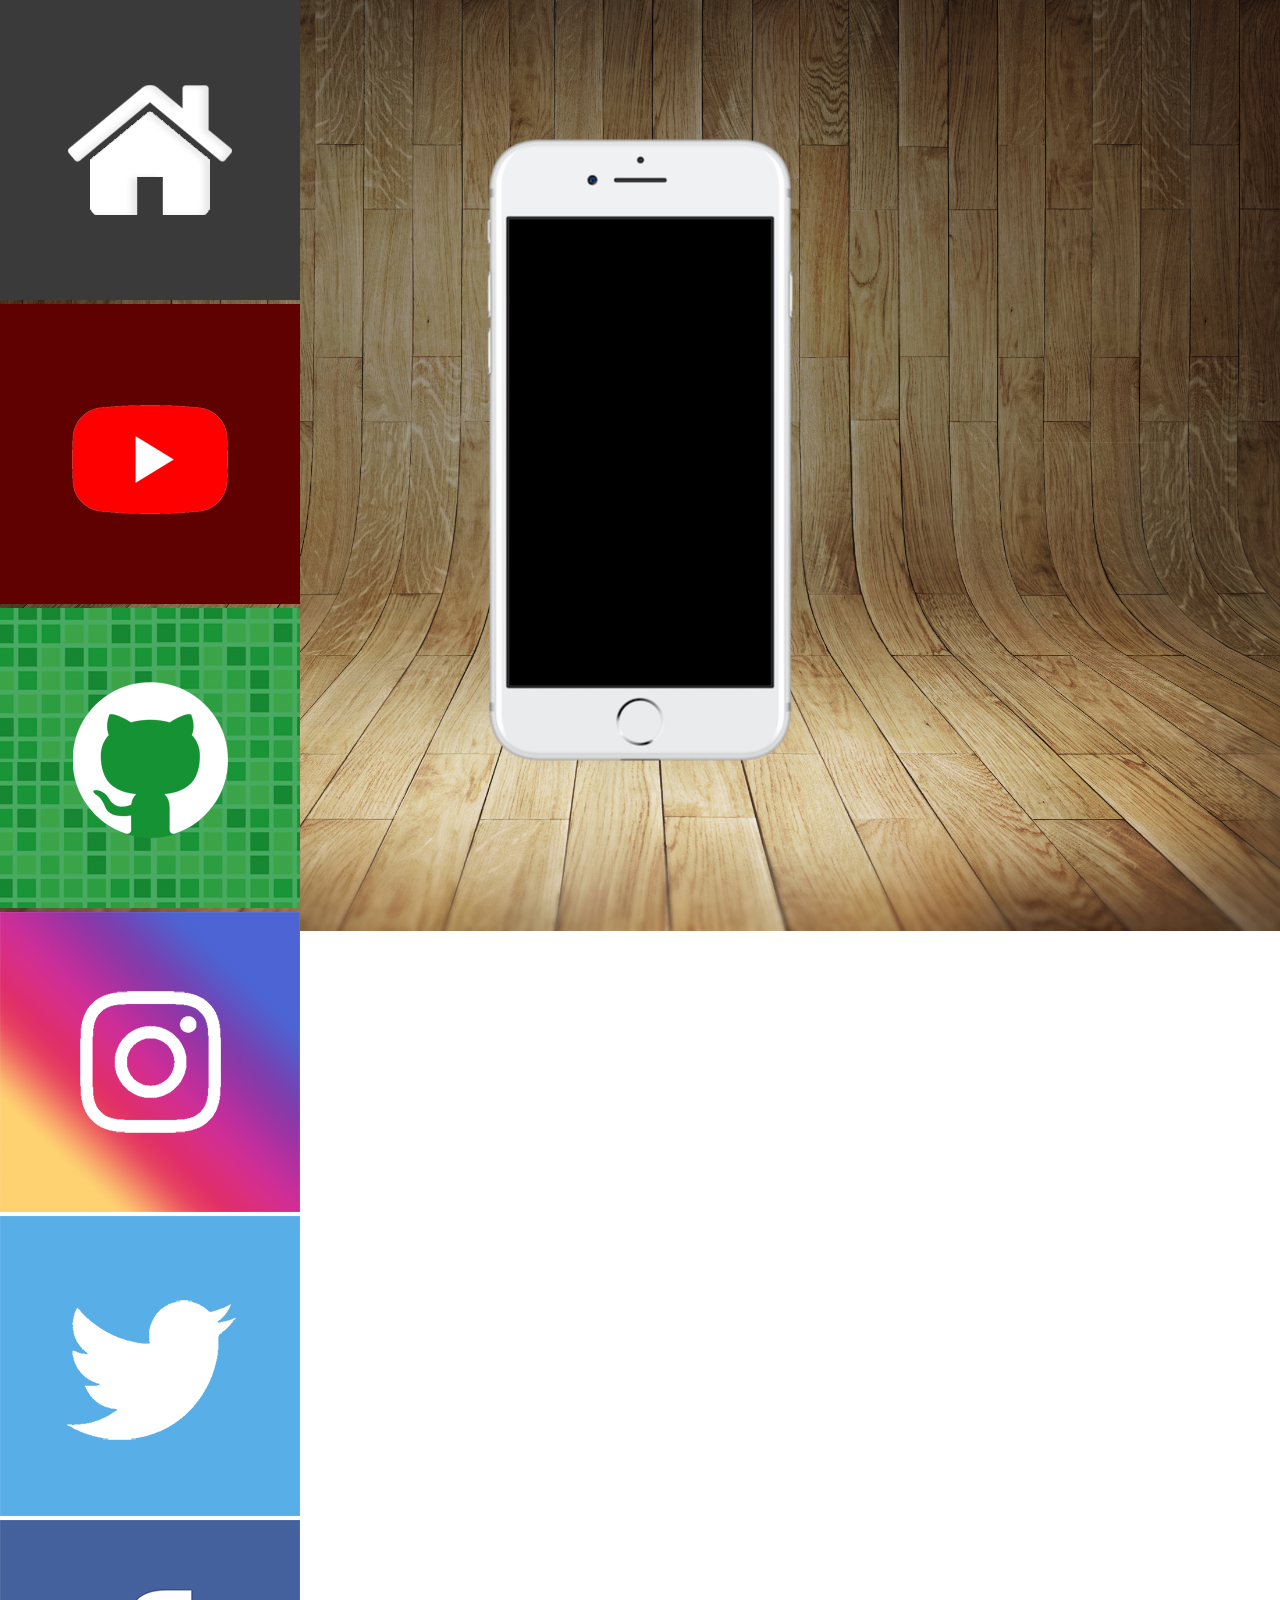
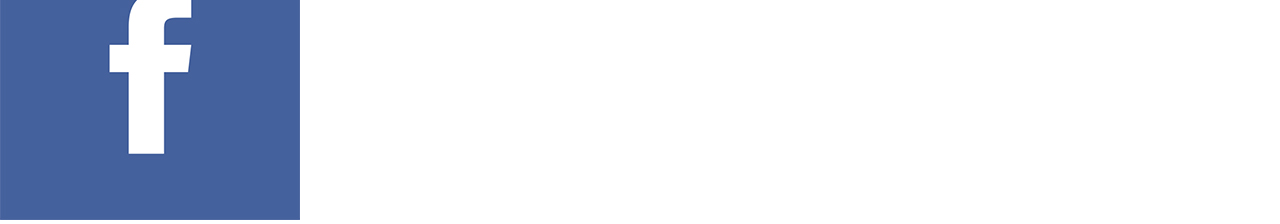
<file: index.html>
<!DOCTYPE html>
<html lang="pt-br">
<head>
    <meta charset="UTF-8">
    <meta name="viewport" content="width=device-width, initial-scale=1.0">
    <link rel="shortcut icon" href="favicon.ico" type="image/x-icon">
    <title>Projeto redes sociais</title>
    <link rel="stylesheet" href="estilo/style.css">
</head>
<body>
    <main>
        <section id="telefone">
           <iframe src="C:\Users\cauak\OneDrive\Documentos\estudos\projetoredesociais\estilo\home.html" name="tela" frameborder="0"></iframe>
        </section>
        <section id="redes-sociais">
            <a href="#" target="tela"> <img src="imagens/logo-home.jpg" alt="home"></a><br>
             <a href="youtube.html" target="tela"> <img src="imagens/logo-youtube.jpg" alt="youtube"></a><br>
             <a href="github.html" target="tela"> <img src="imagens/logo-github.jpg" alt="github"></a><br>
             <a href="instagram.html" target="tela"> <img src="imagens/logo-instagram.jpg" alt="instagram"></a><br>
             <a href="twitter.html" target="tela"> <img src="imagens/logo-twitter.jpg" alt="twitter"></a><br>
             <a href="facebook.html" target="tela"> <img src="imagens/logo-facebook.jpg" alt="facebook"></a>
        </section>
    </main>
</body>
</html>
</file>
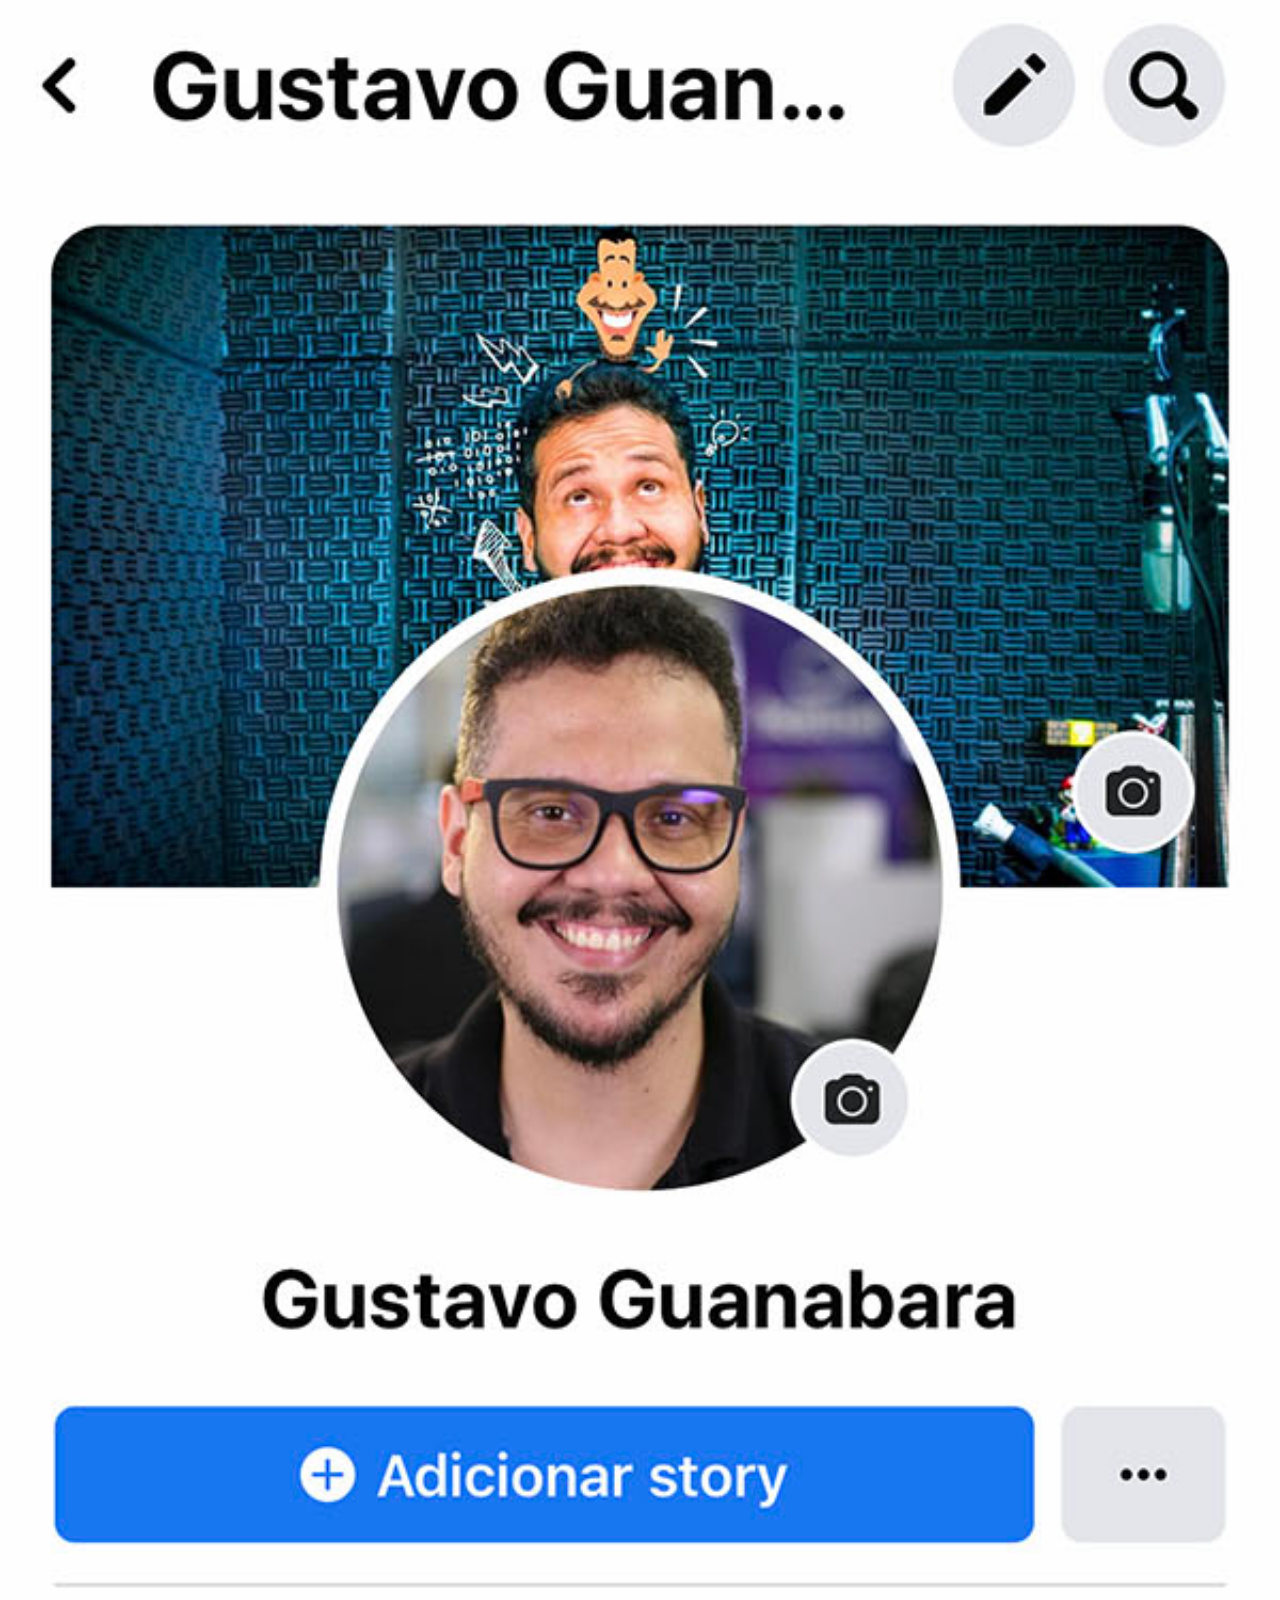
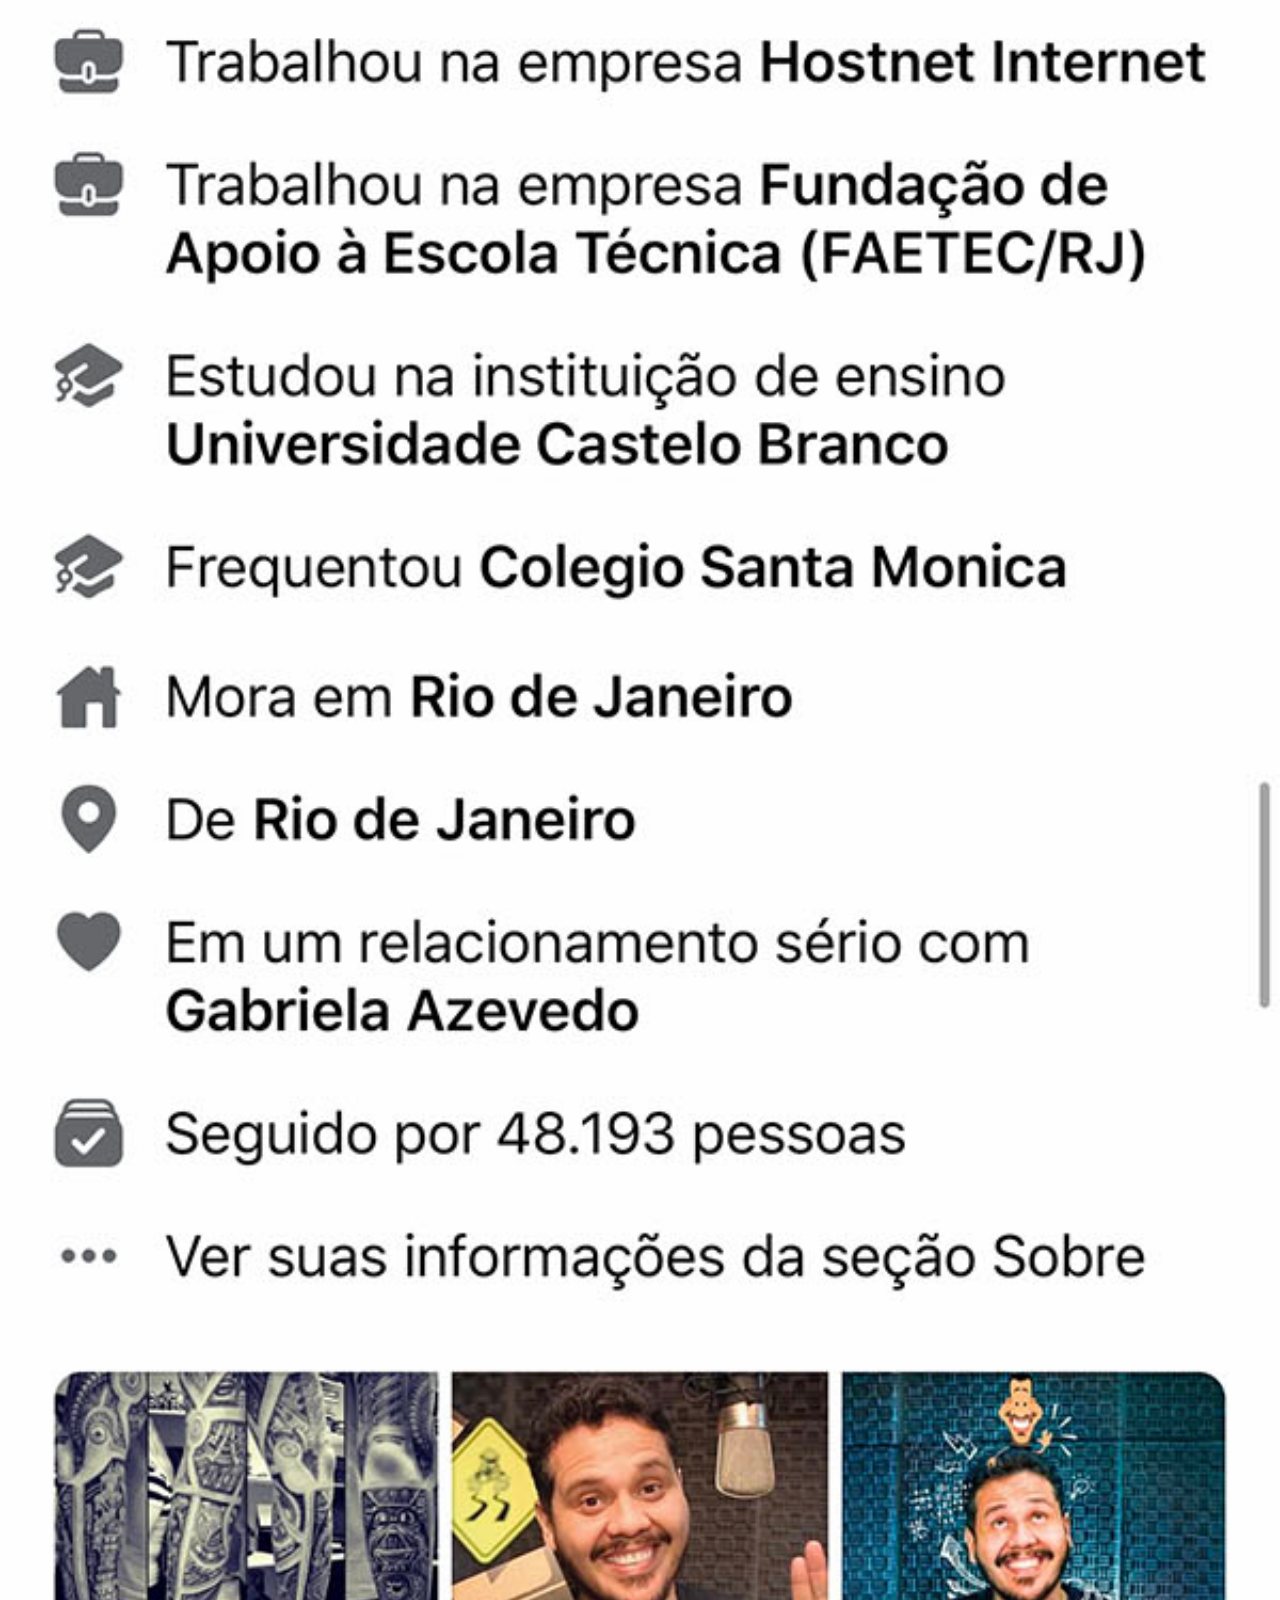
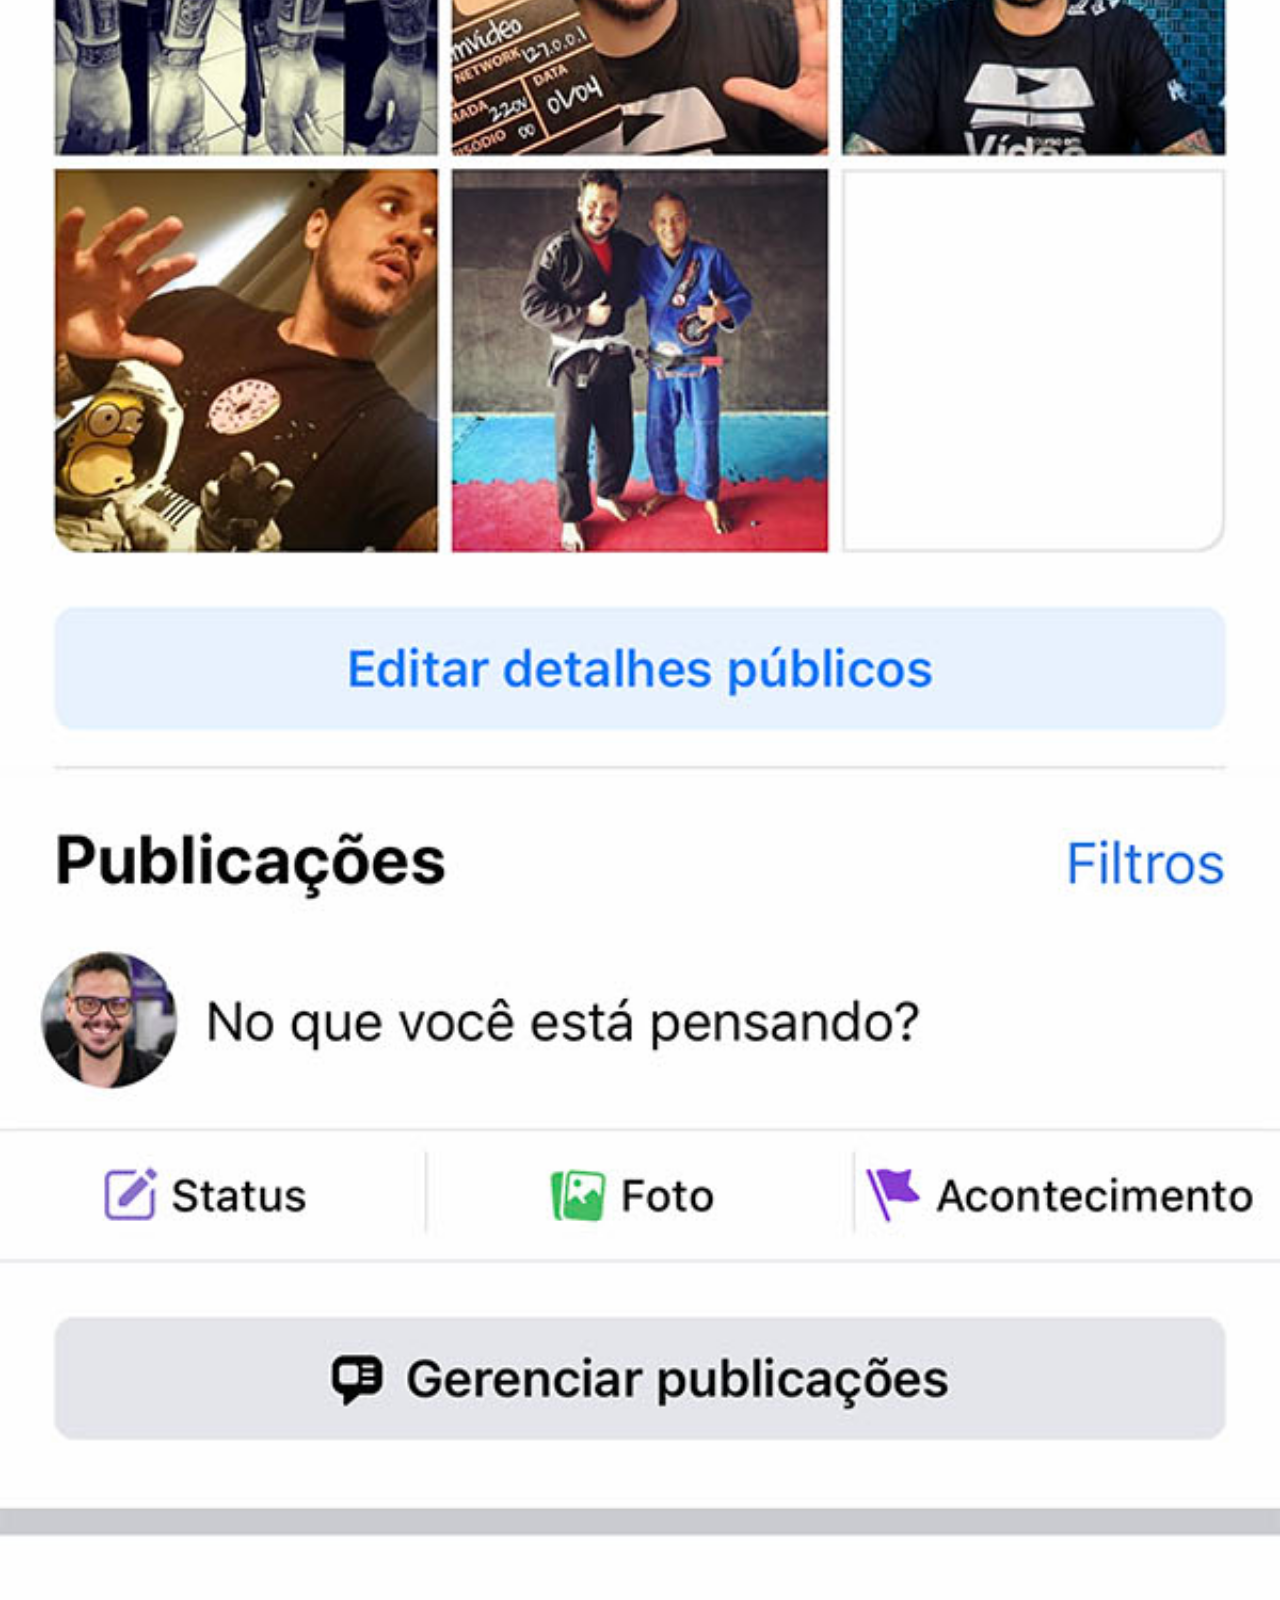
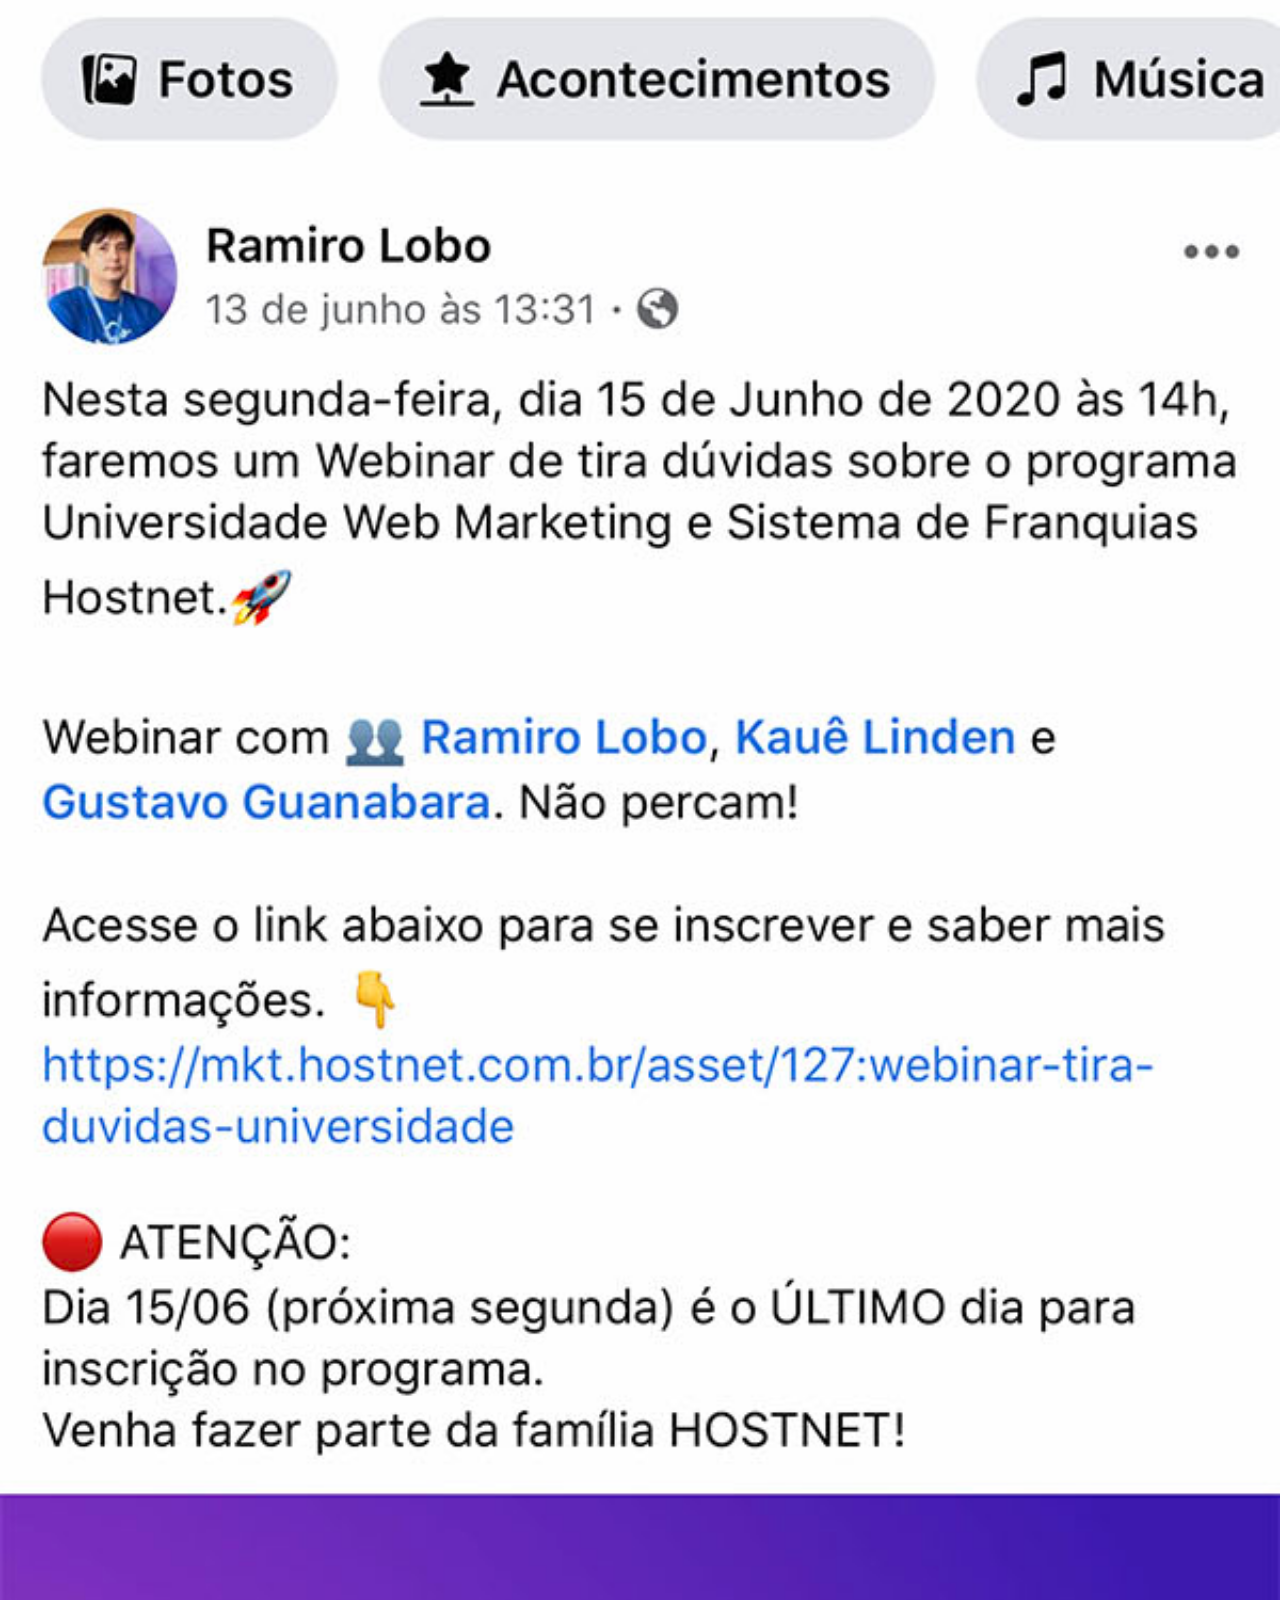
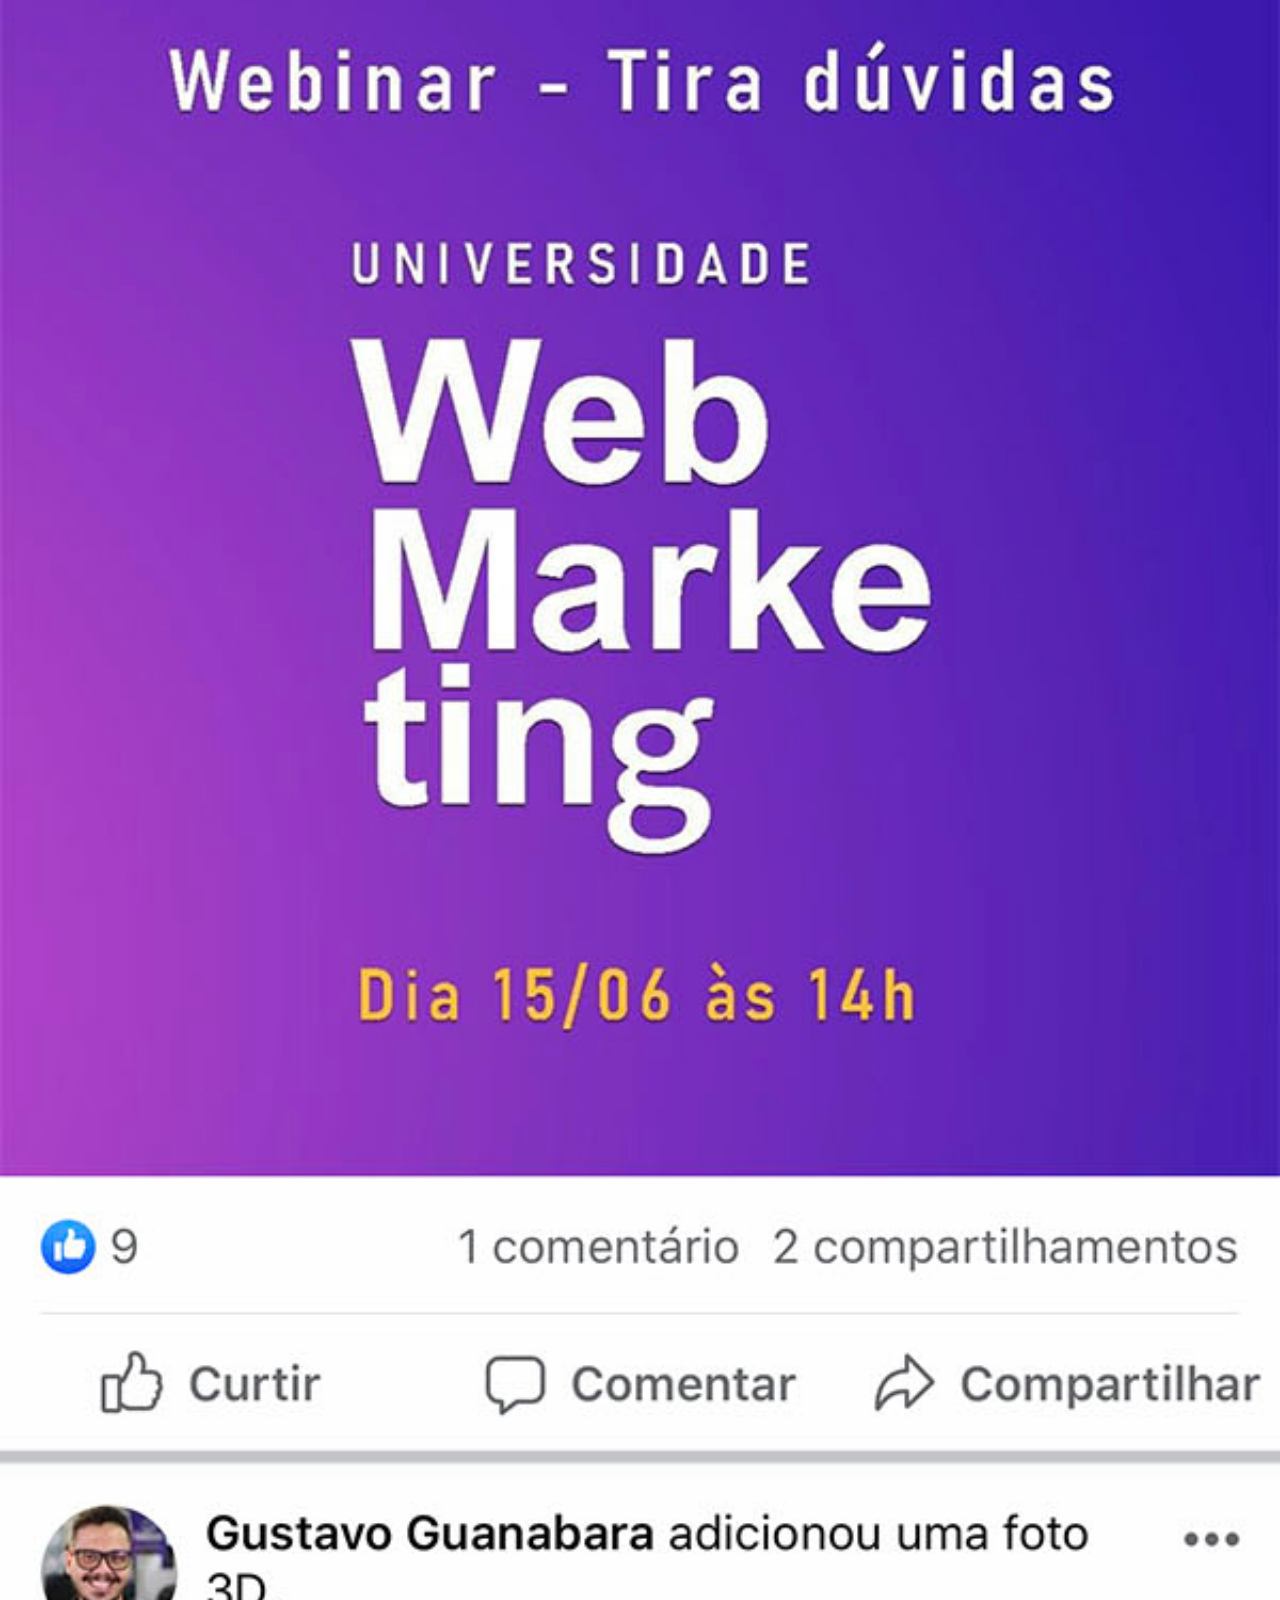
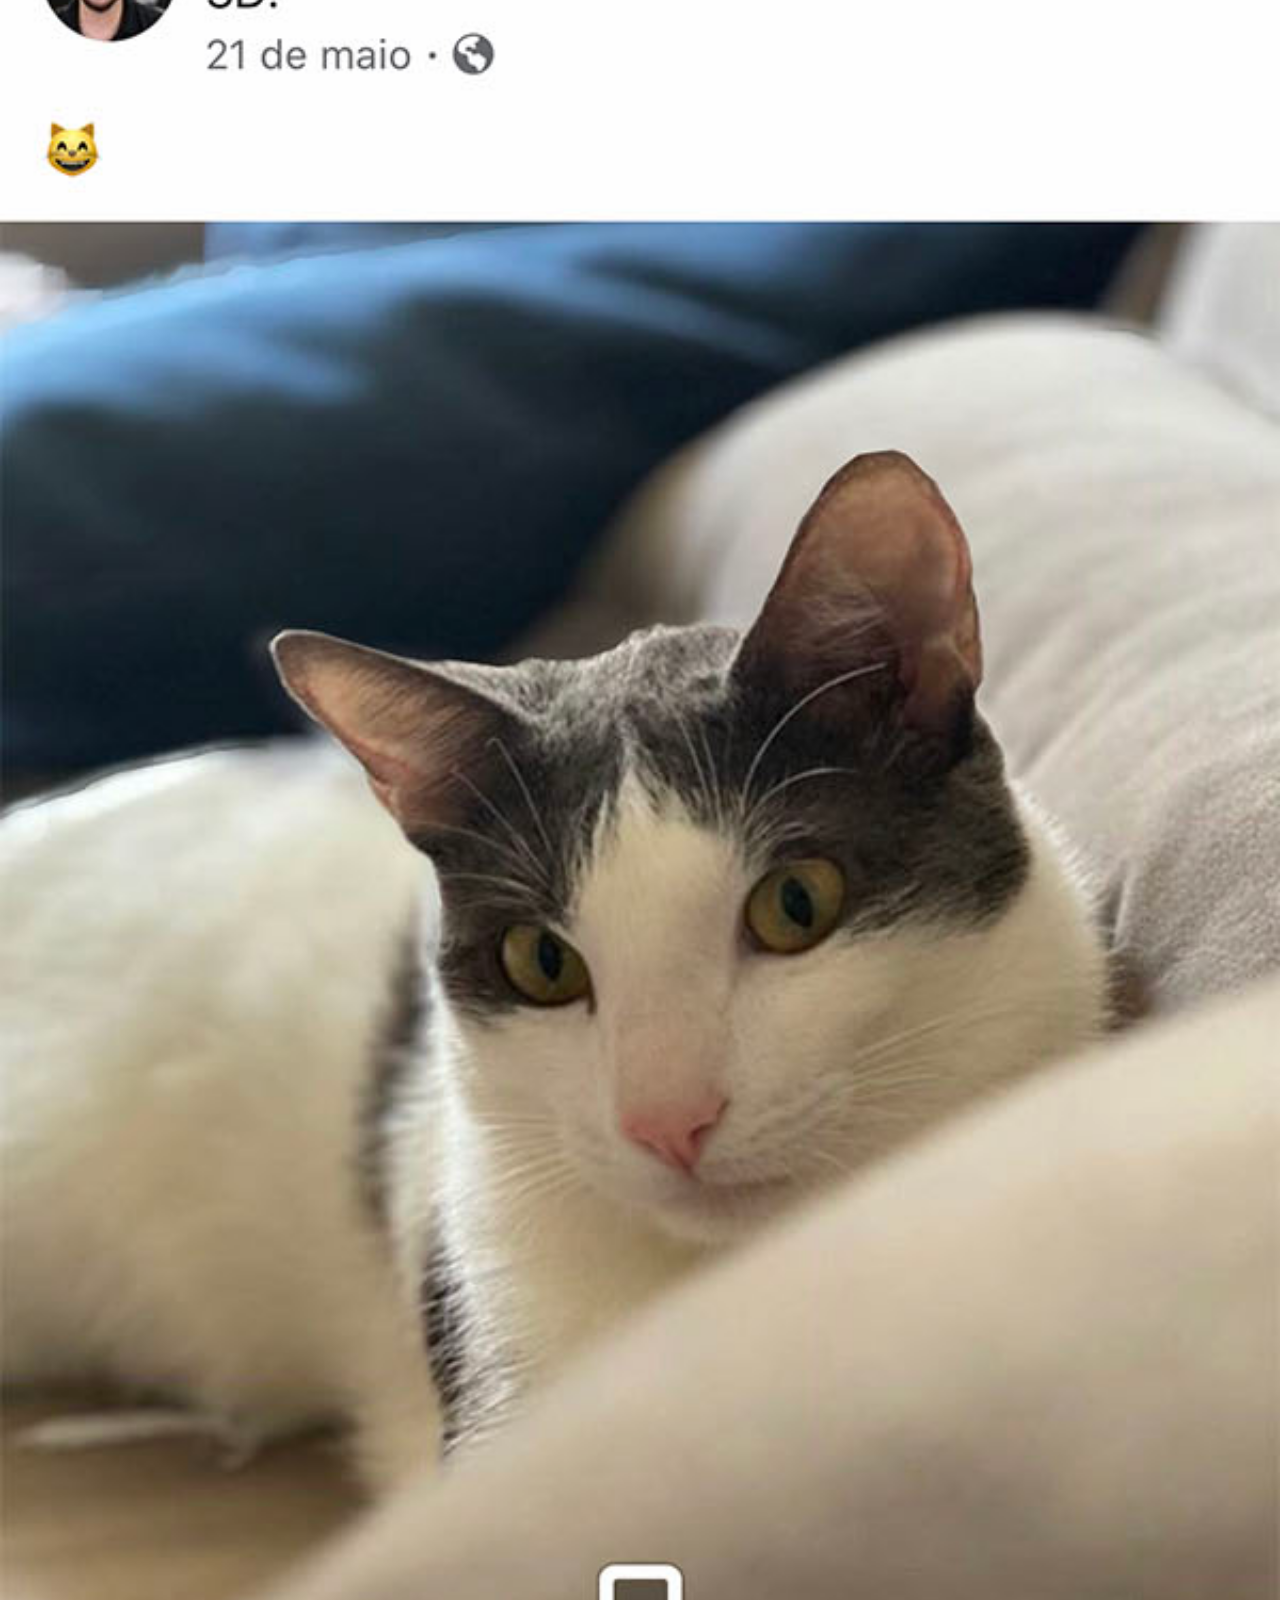
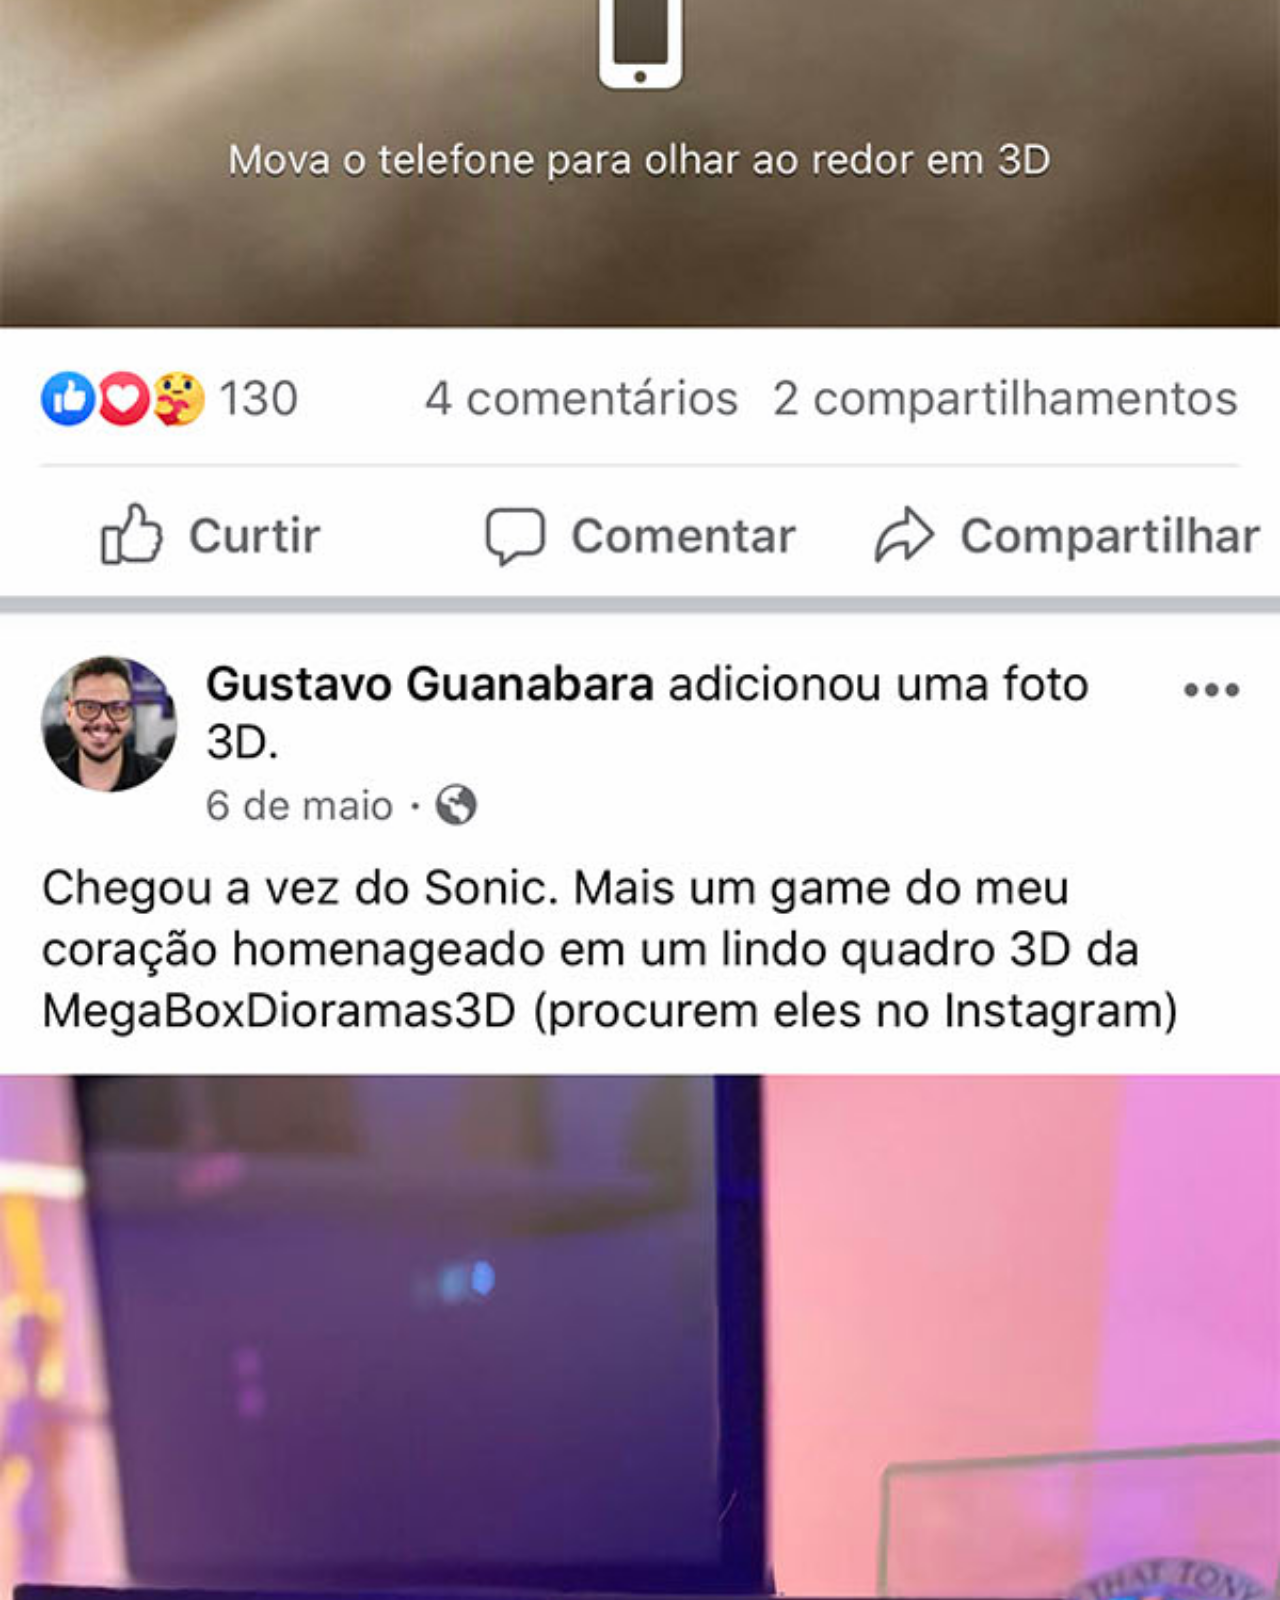
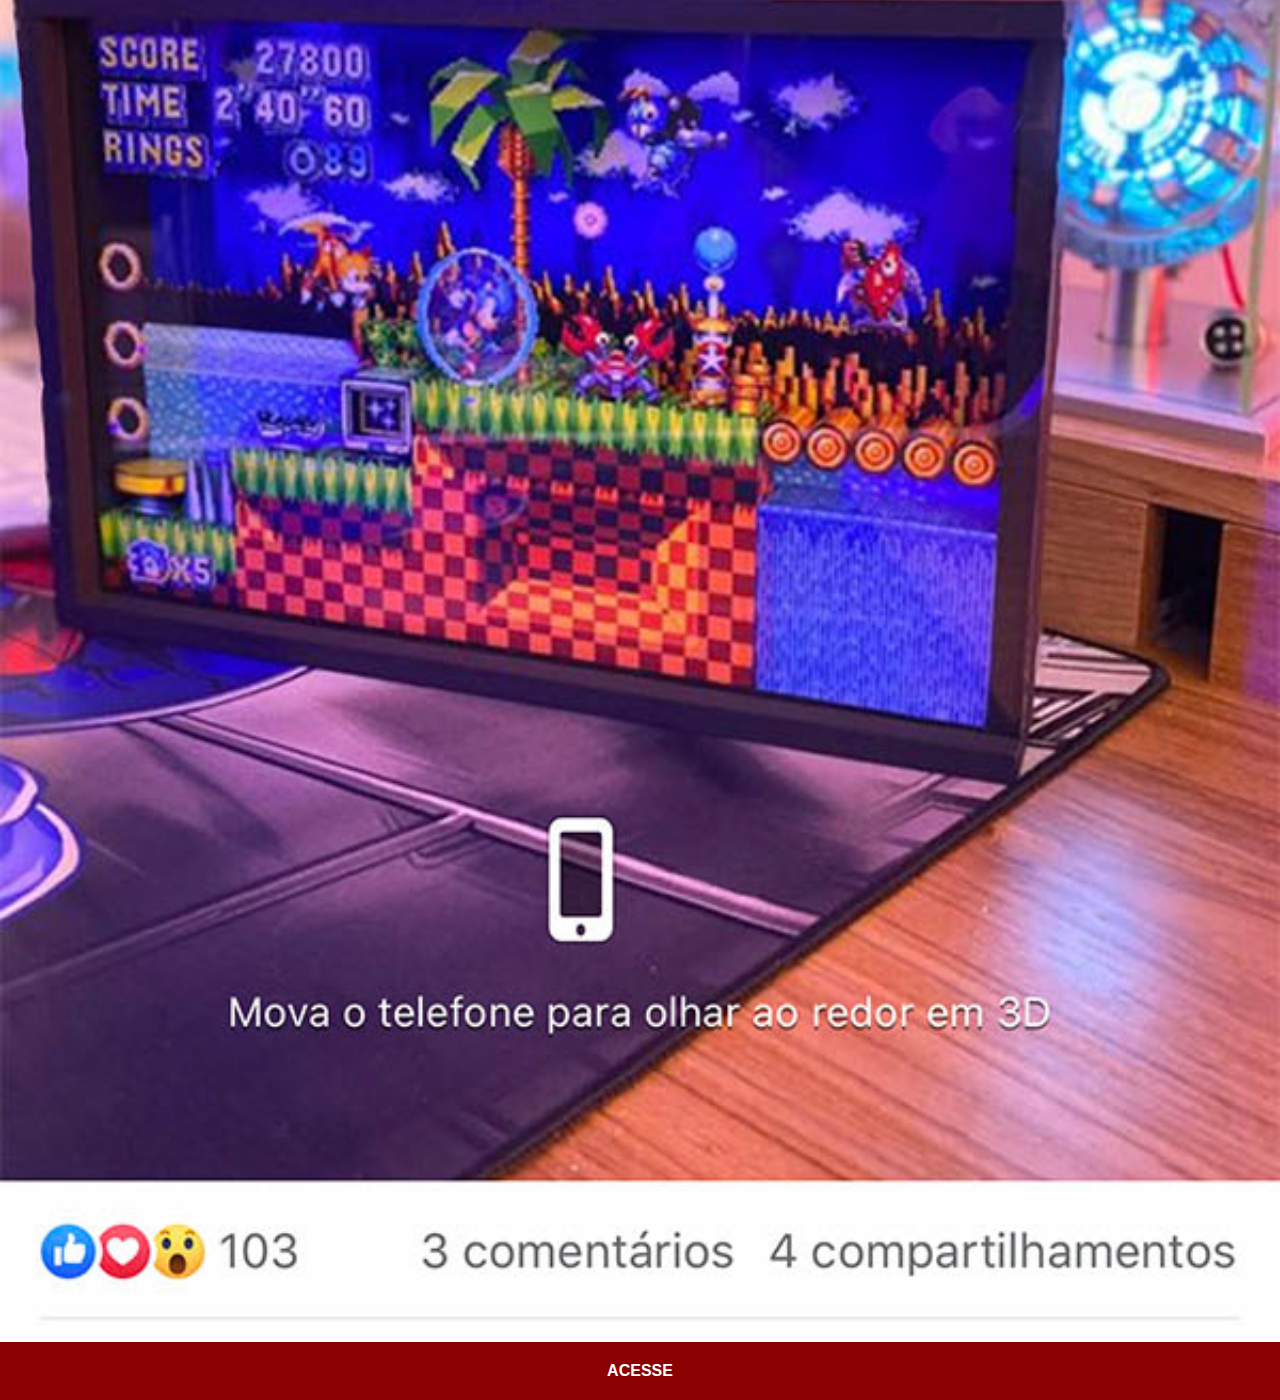
<file: facebook.html>
<!DOCTYPE html>
<html lang="pt-br">
<head>
    <meta charset="UTF-8">
    <meta name="viewport" content="width=device-width, initial-scale=1.0">
    <link rel="stylesheet" href="estilo/social.css">
    <title>Facebook</title>
</head>
<body>
    <img src="imagens/tela-facebook.jpg" alt="facebook">
    <a href="https://www.facebook.com/gustavoguanabara/?locale=pt_BR" target="_blank">ACESSE</a>
</body>
</html>
</file>
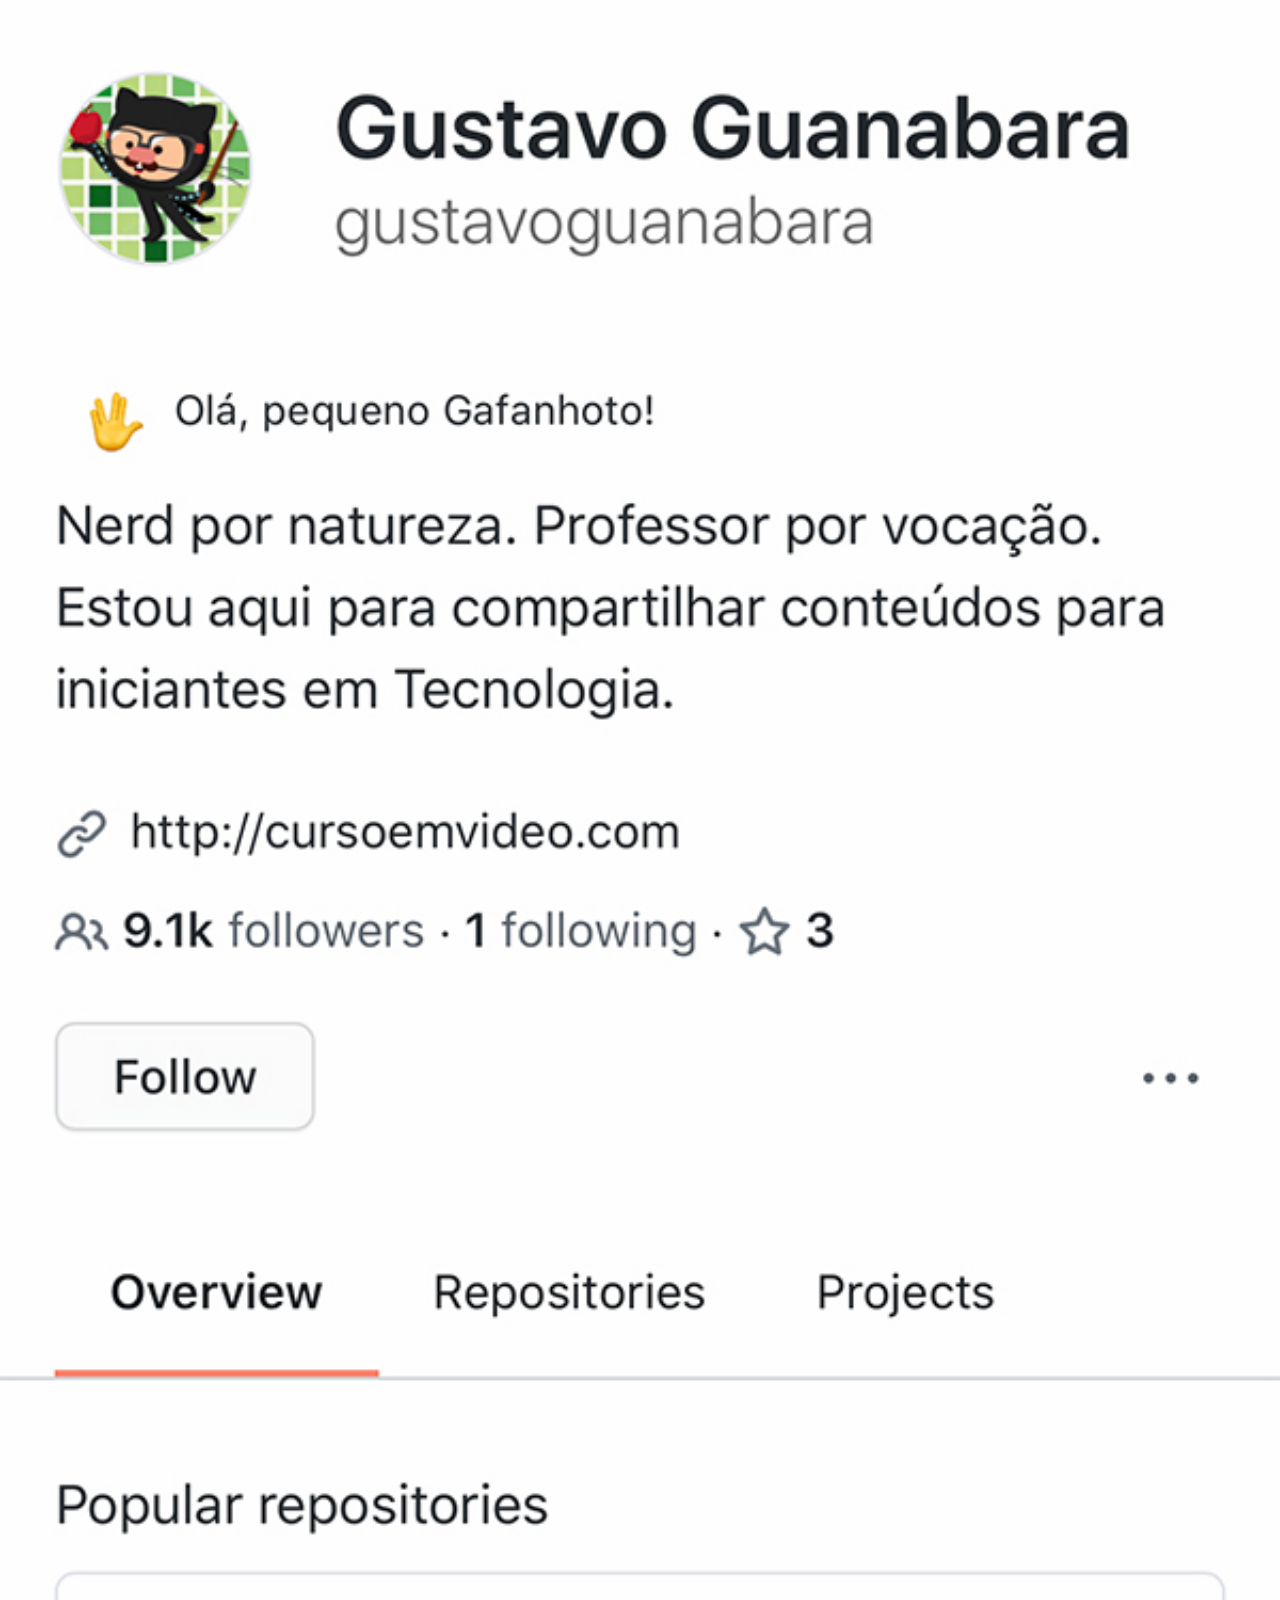
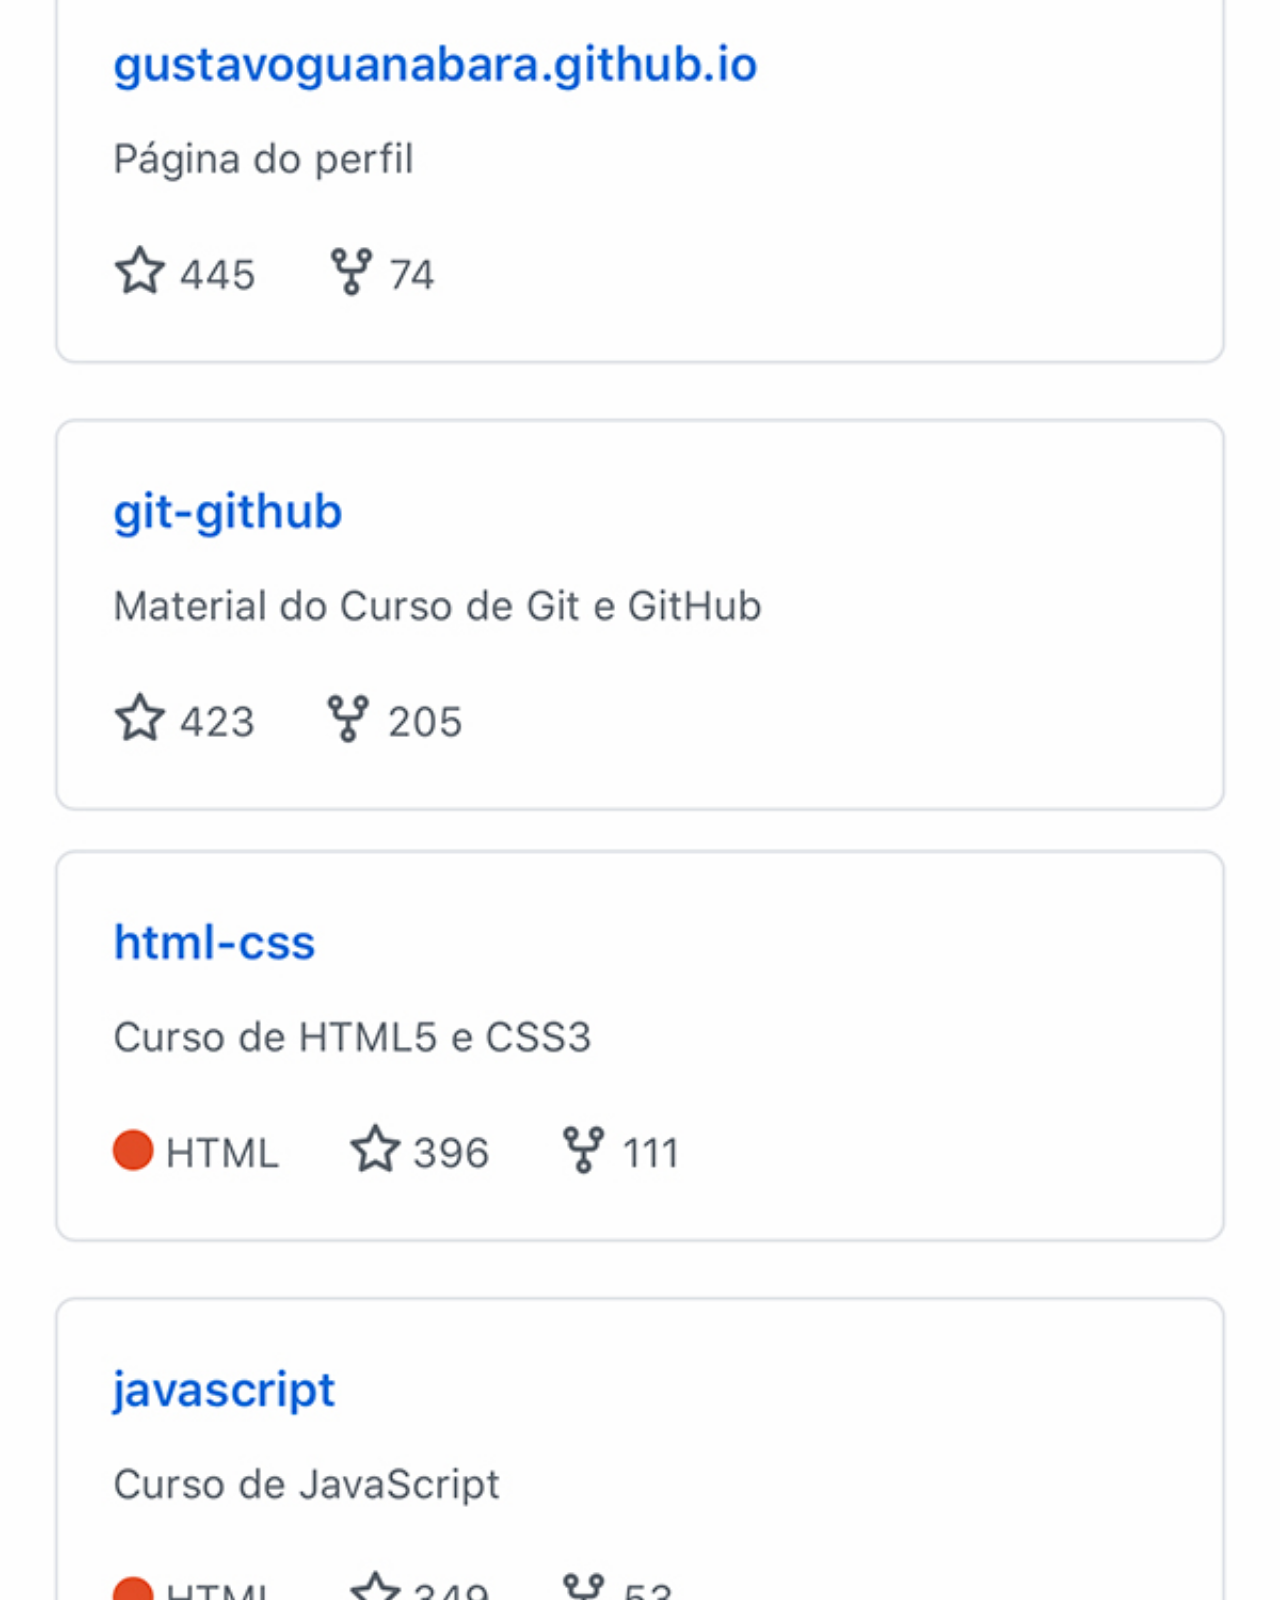
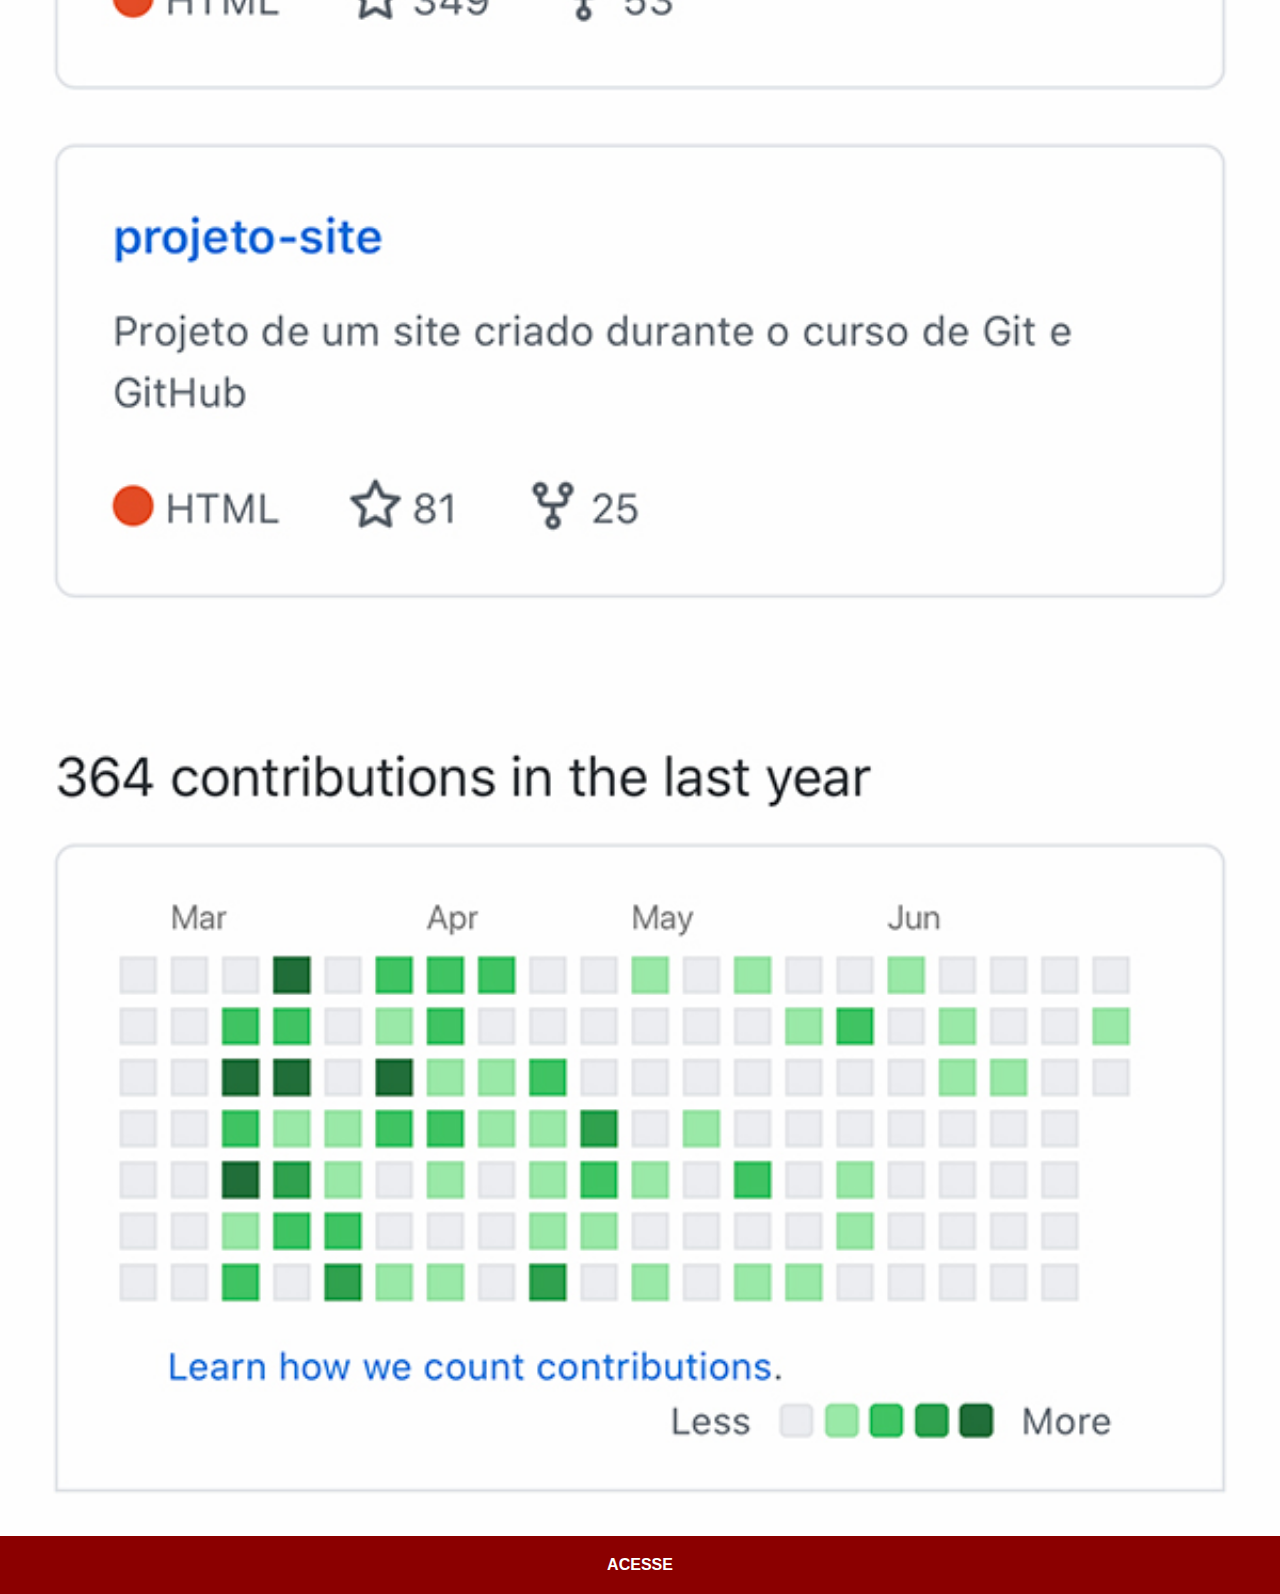
<file: github.html>
<!DOCTYPE html>
<html lang="pt-br">
<head>
    <meta charset="UTF-8">
    <meta name="viewport" content="width=device-width, initial-scale=1.0">
   <link rel="stylesheet" href="estilo/social.css">
    <title>Github</title>
</head>
<body>
    <img src="imagens/tela-github.jpg" alt="github">
    <a href="https://github.com/gustavoguanabara" target="_blank">ACESSE</a>
</body>
</html>
</file>
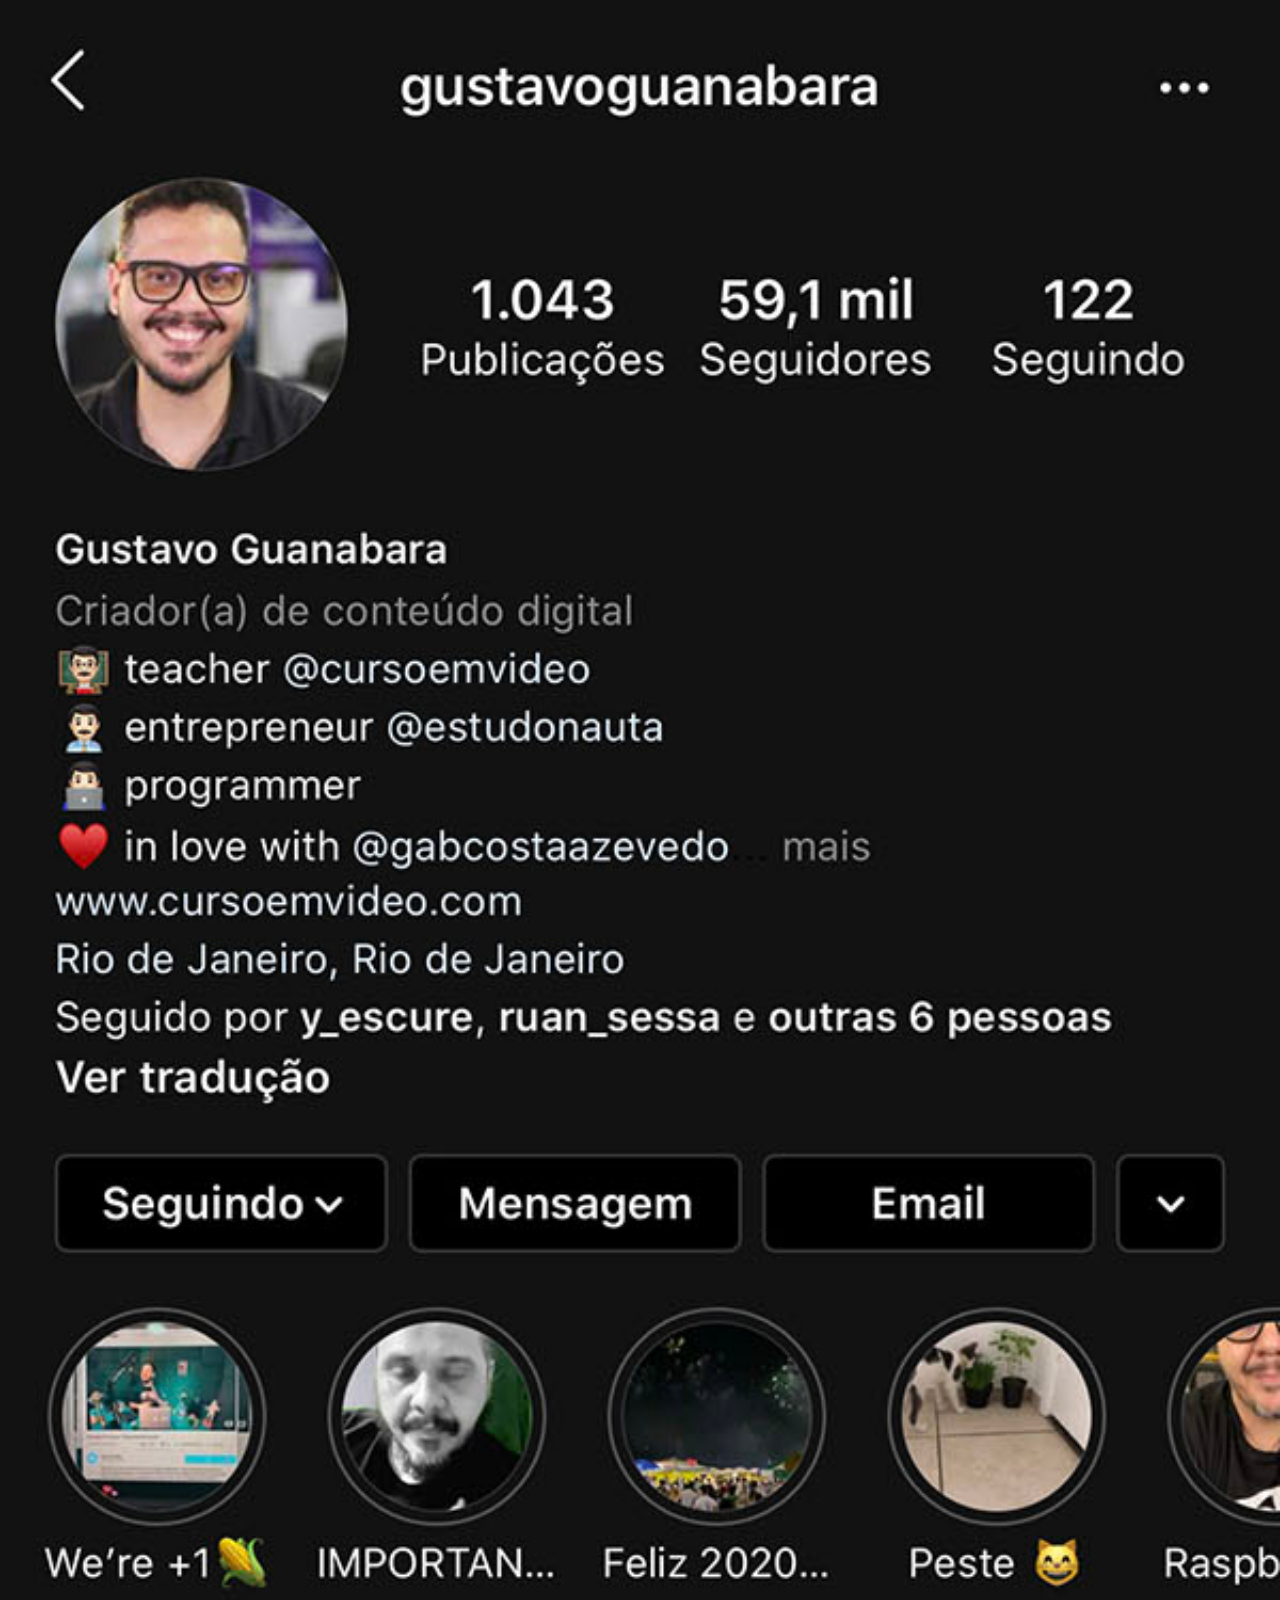
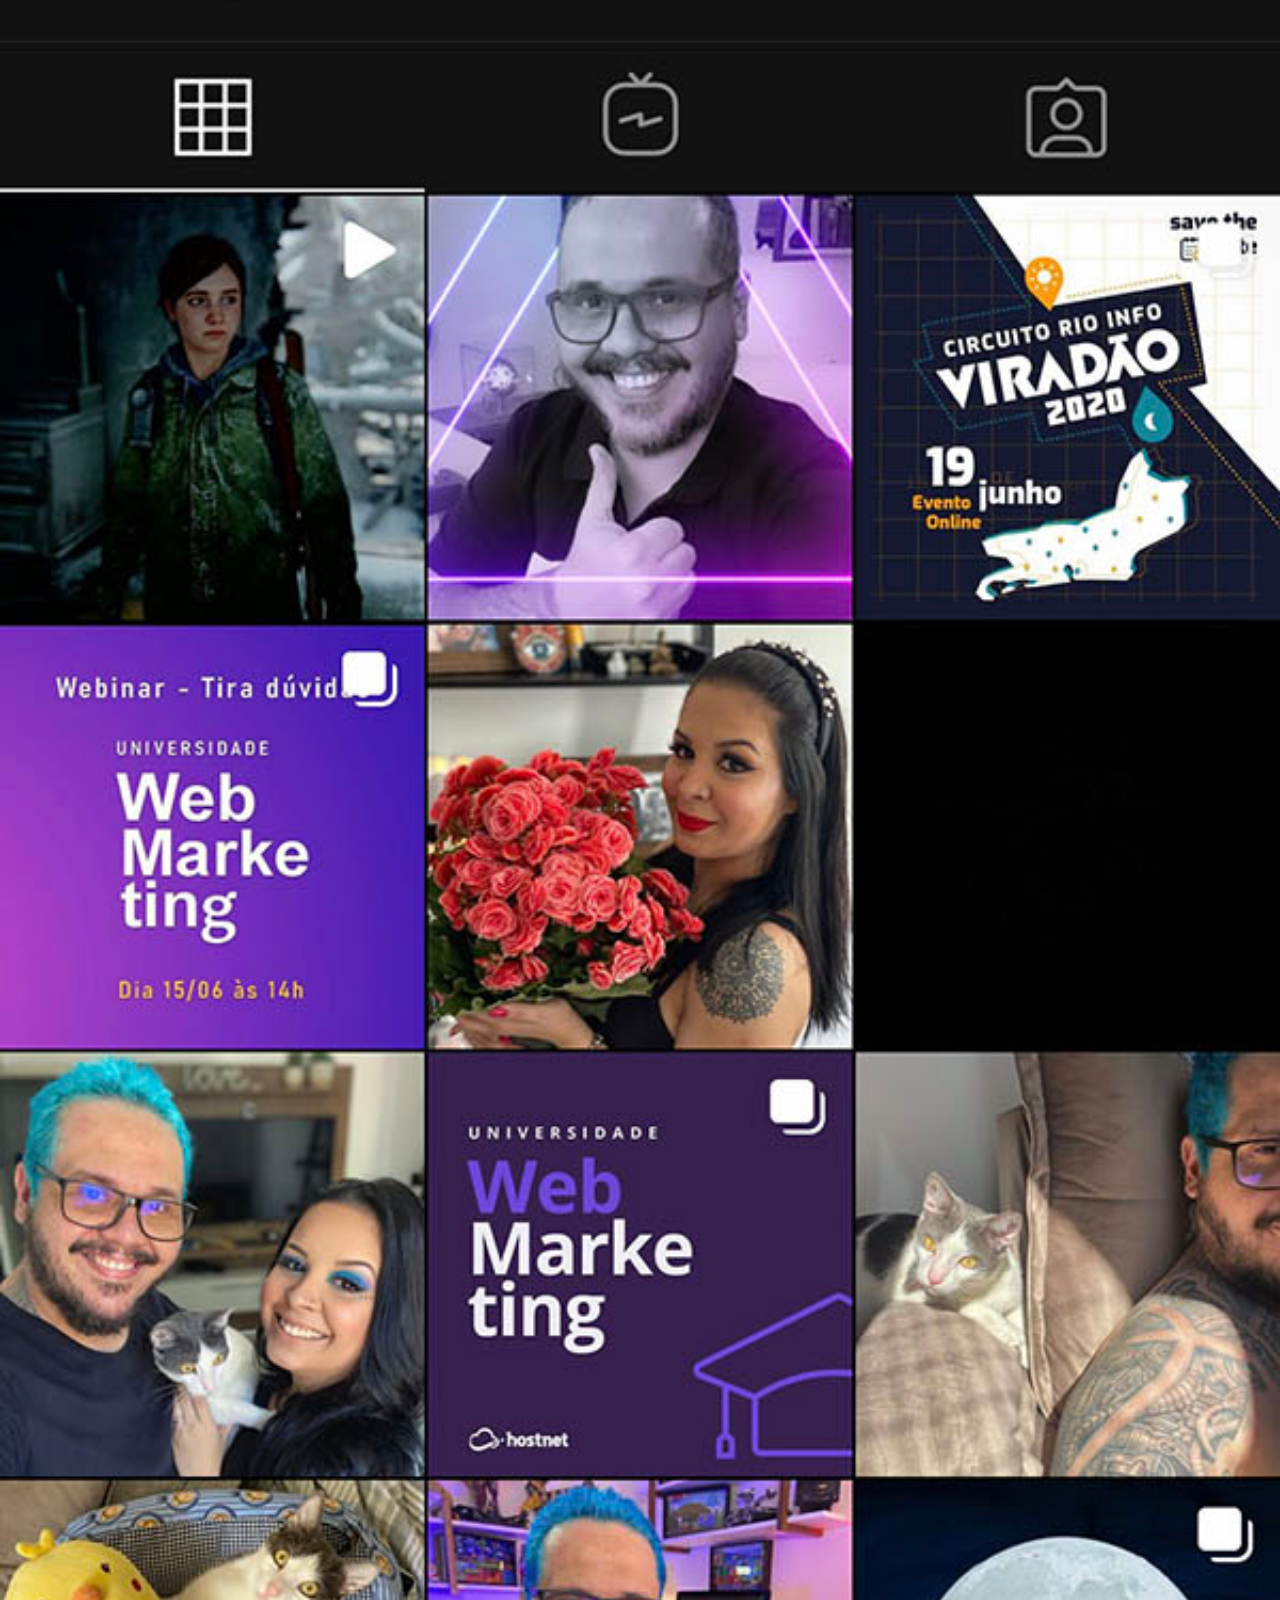
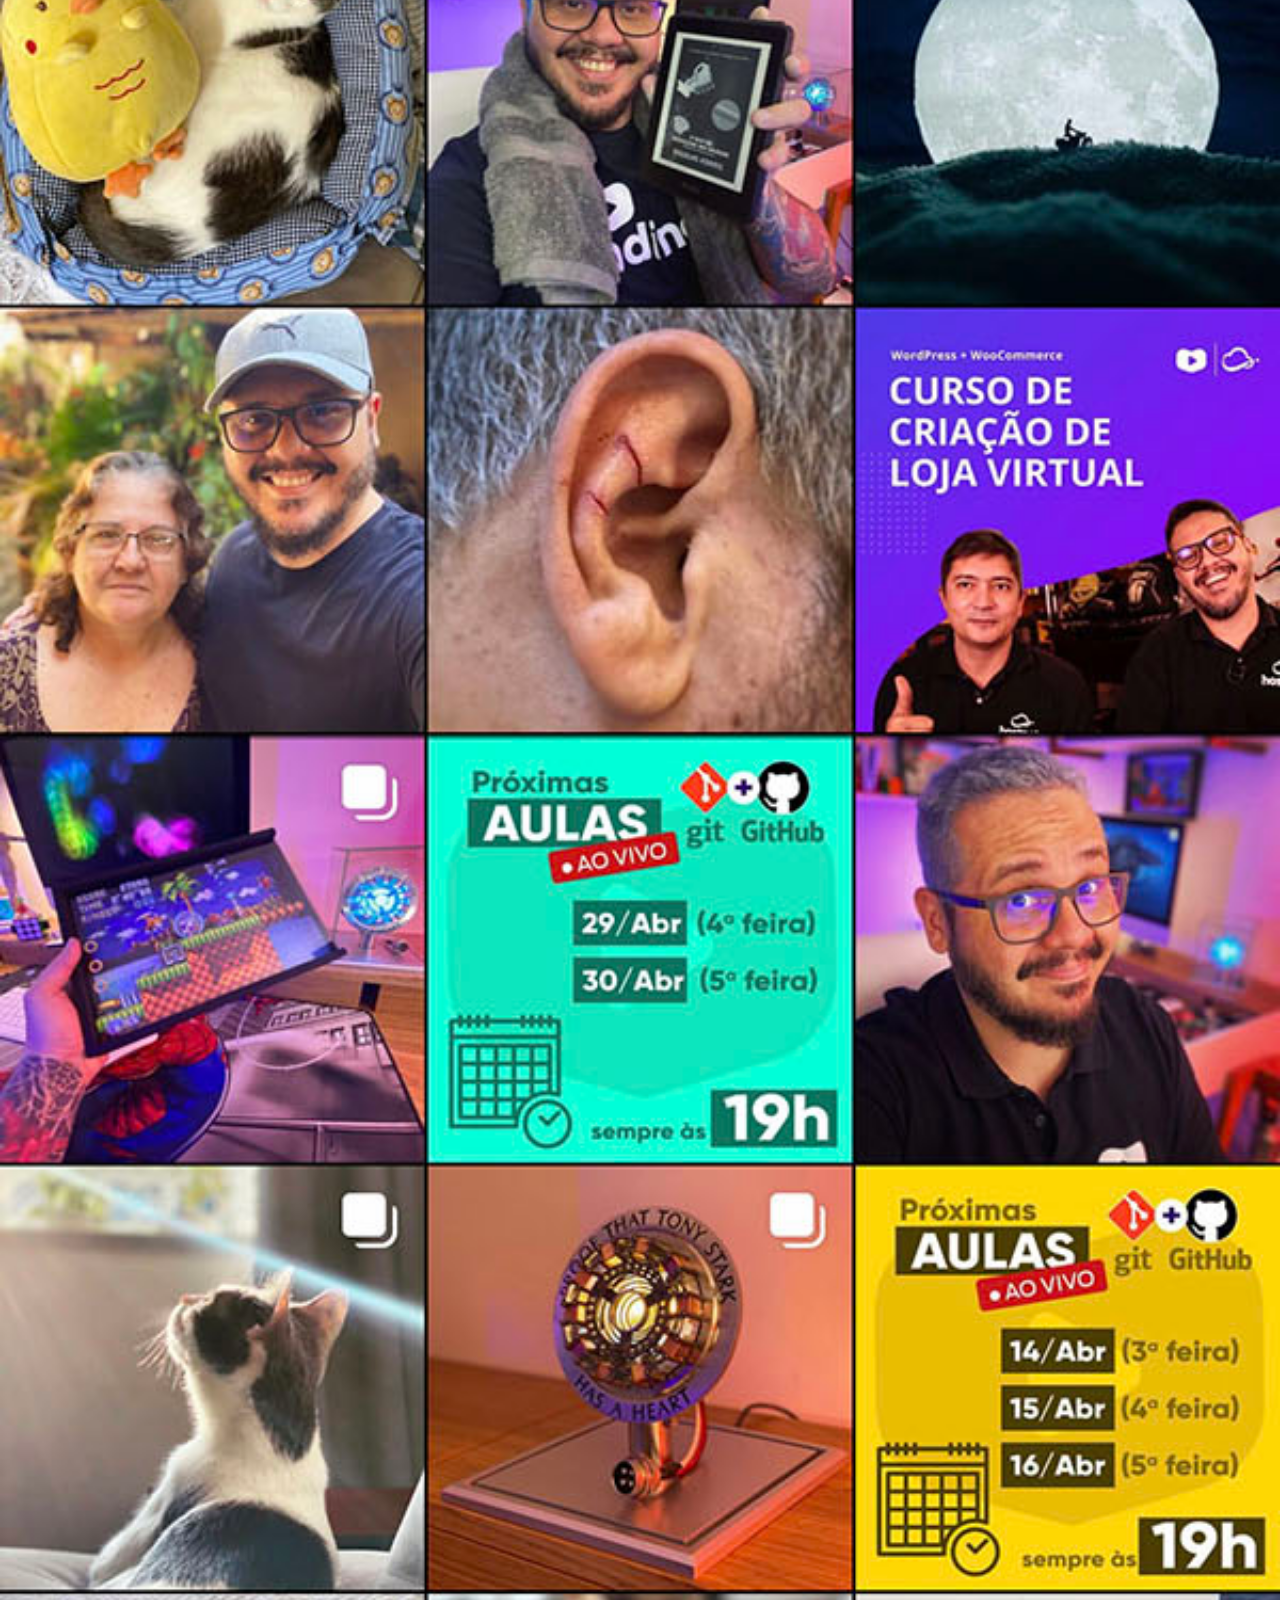
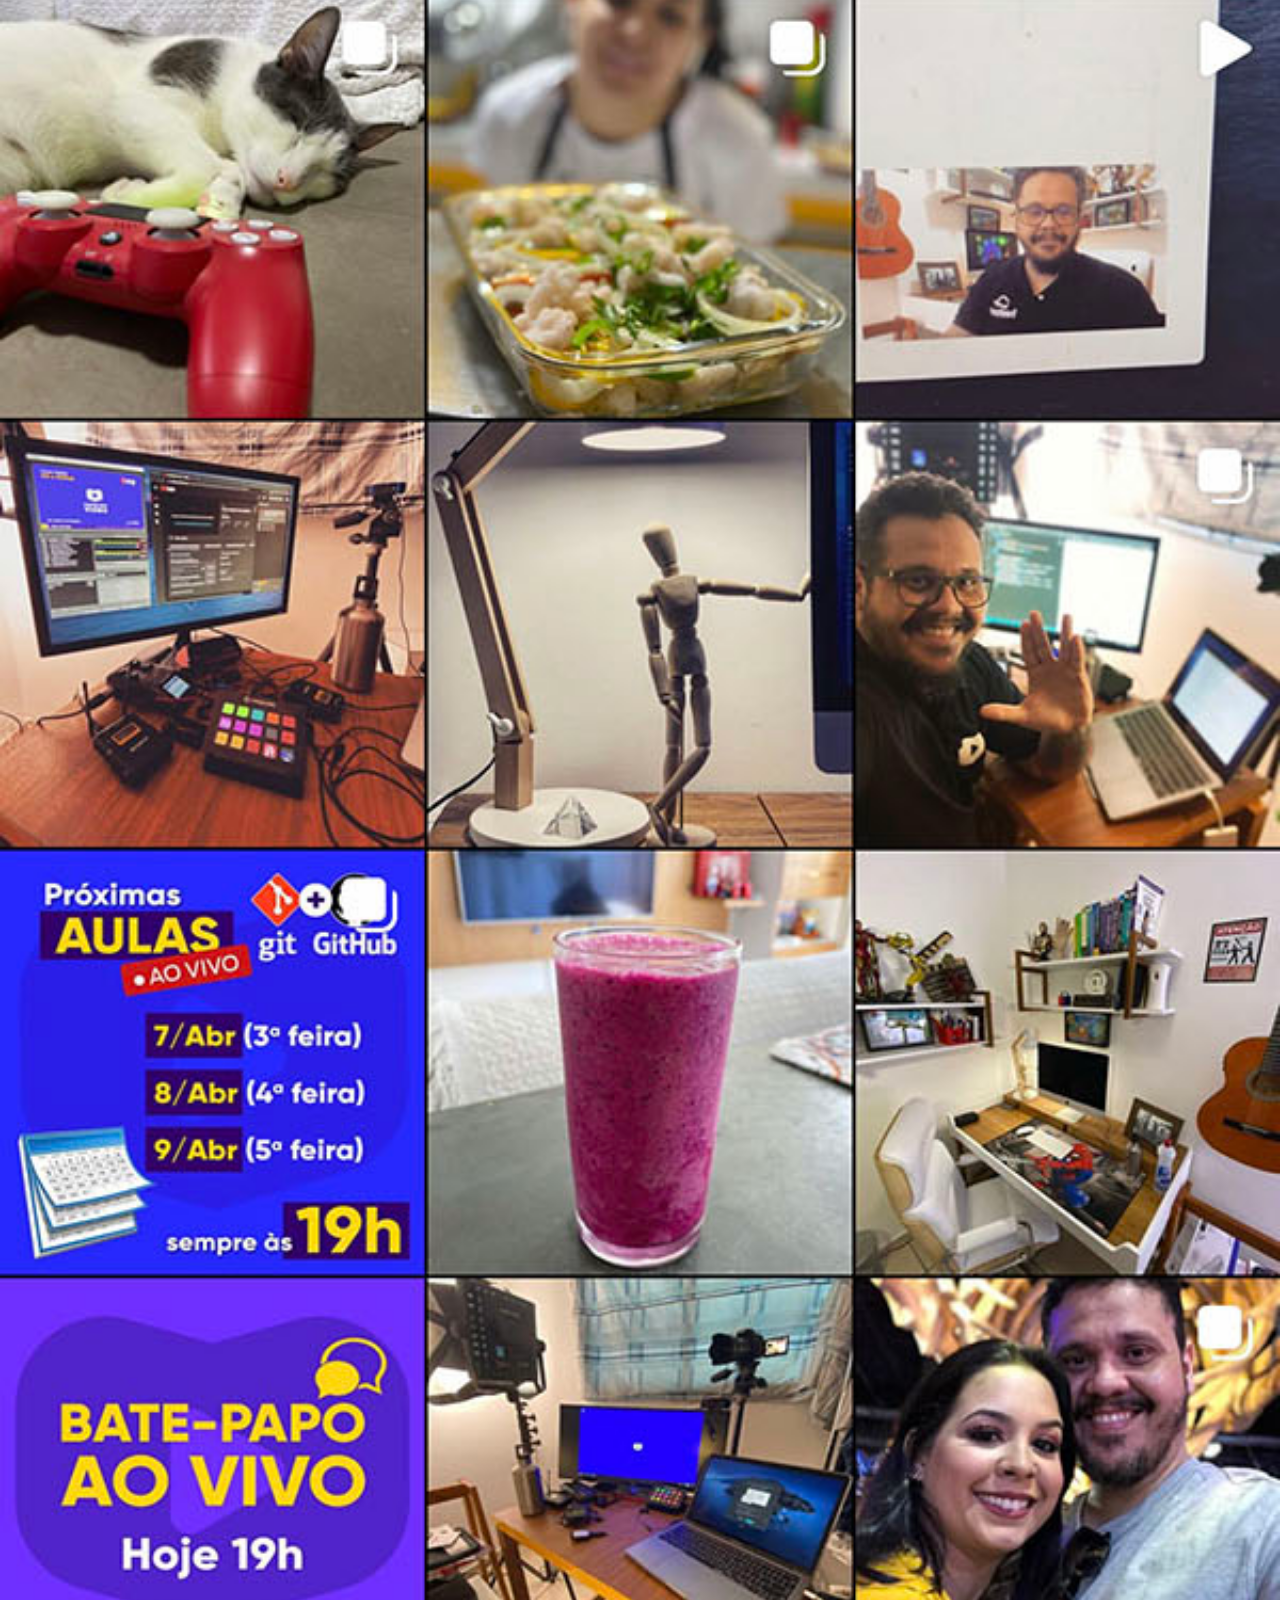
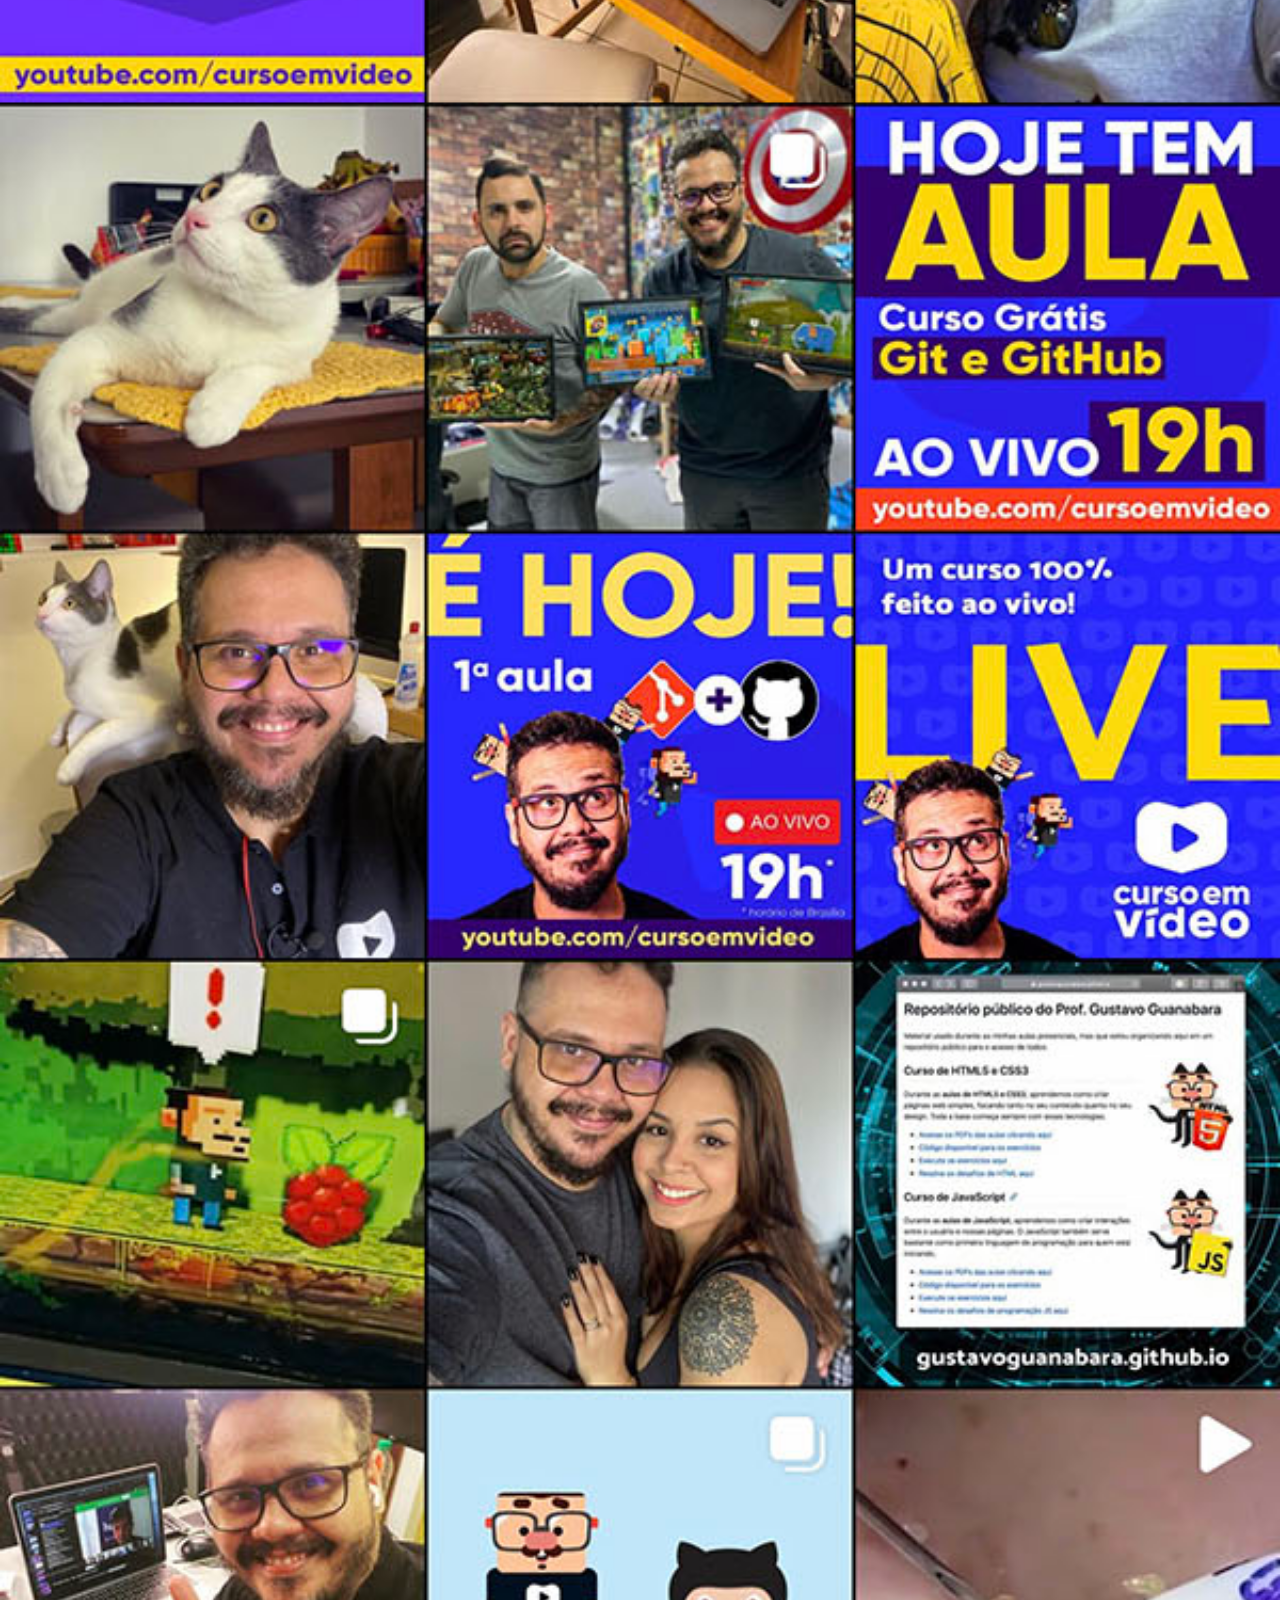
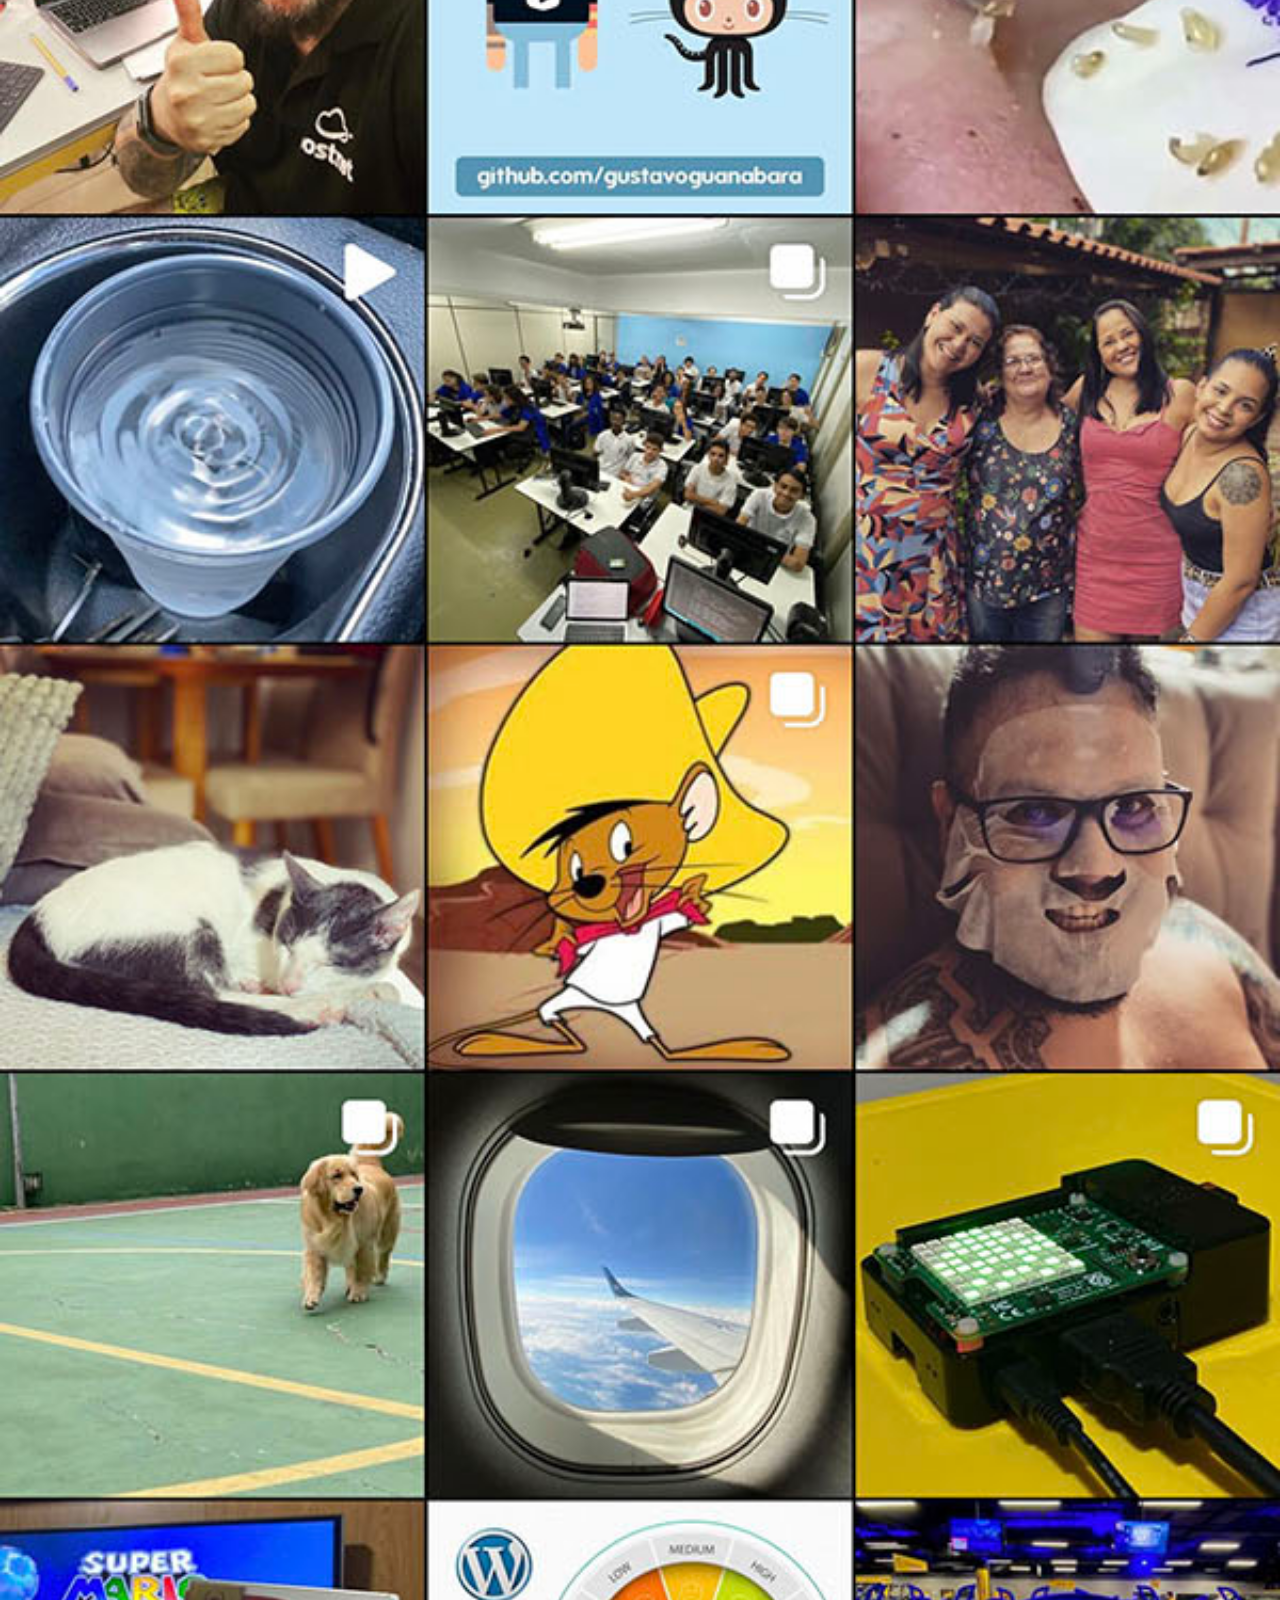
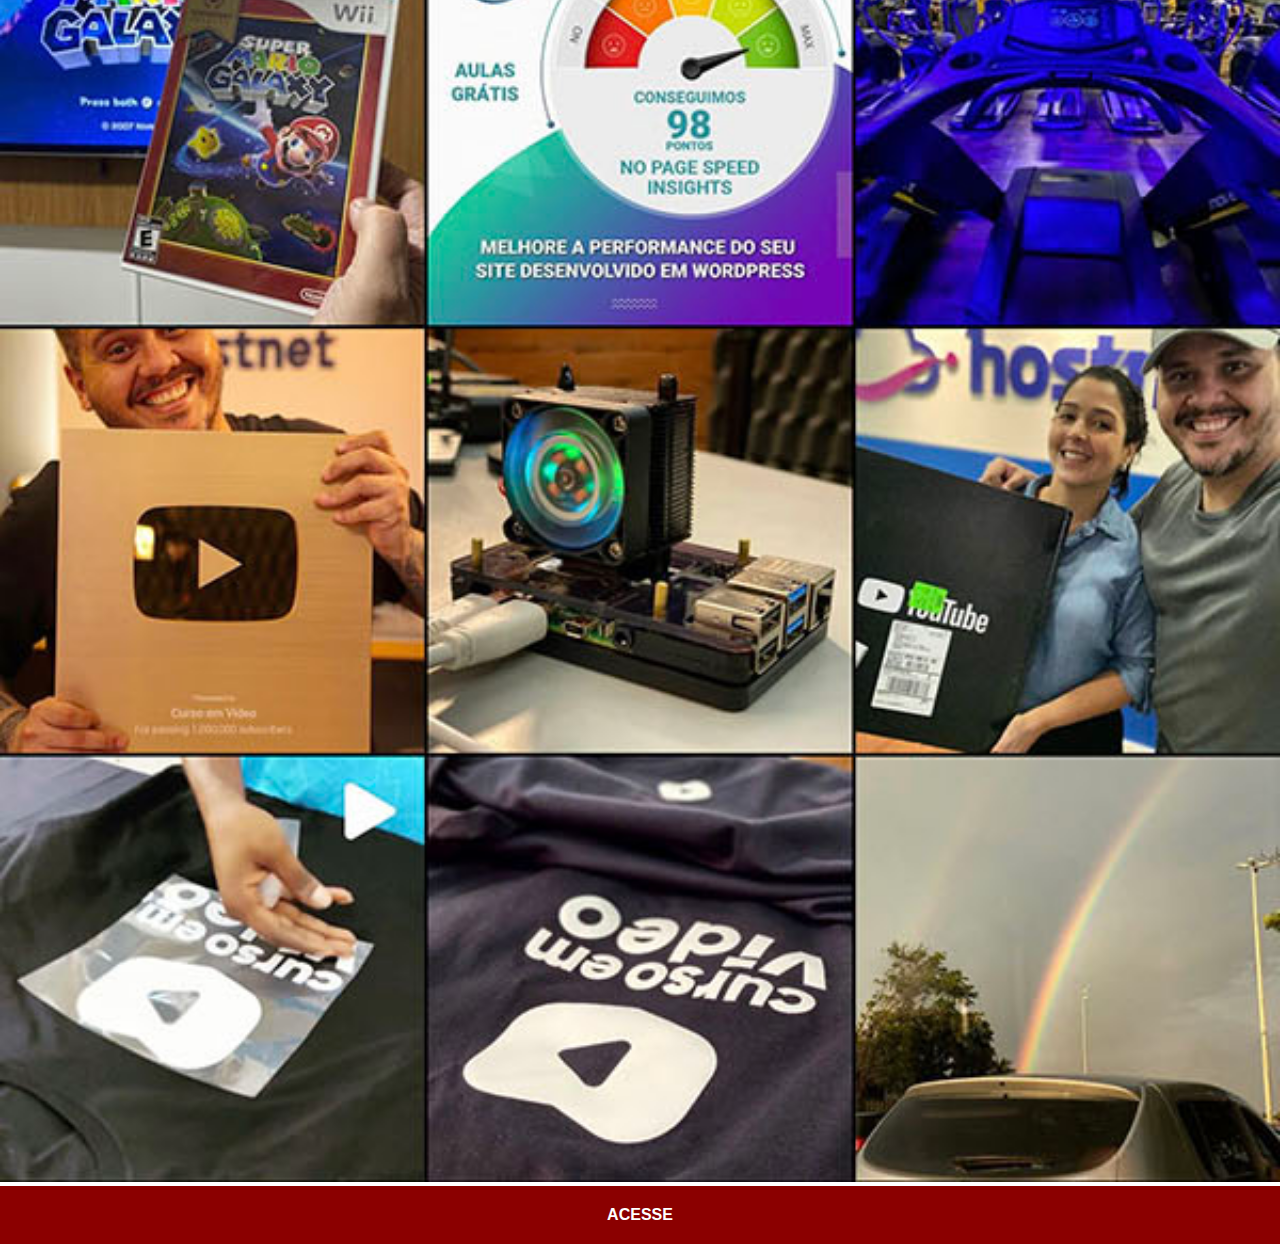
<file: instagram.html>
<!DOCTYPE html>
<html lang="pt-br">
<head>
    <meta charset="UTF-8">
    <meta name="viewport" content="width=device-width, initial-scale=1.0">
    <link rel="stylesheet" href="estilo/social.css">
    <title>instagram</title>
</head>
<body>
    <img src="imagens/tela-instagram.jpg" alt="instagram">
    <a href="https://www.instagram.com/gustavoguanabara/" target="_blank">ACESSE</a>
</body>
</html>
</file>
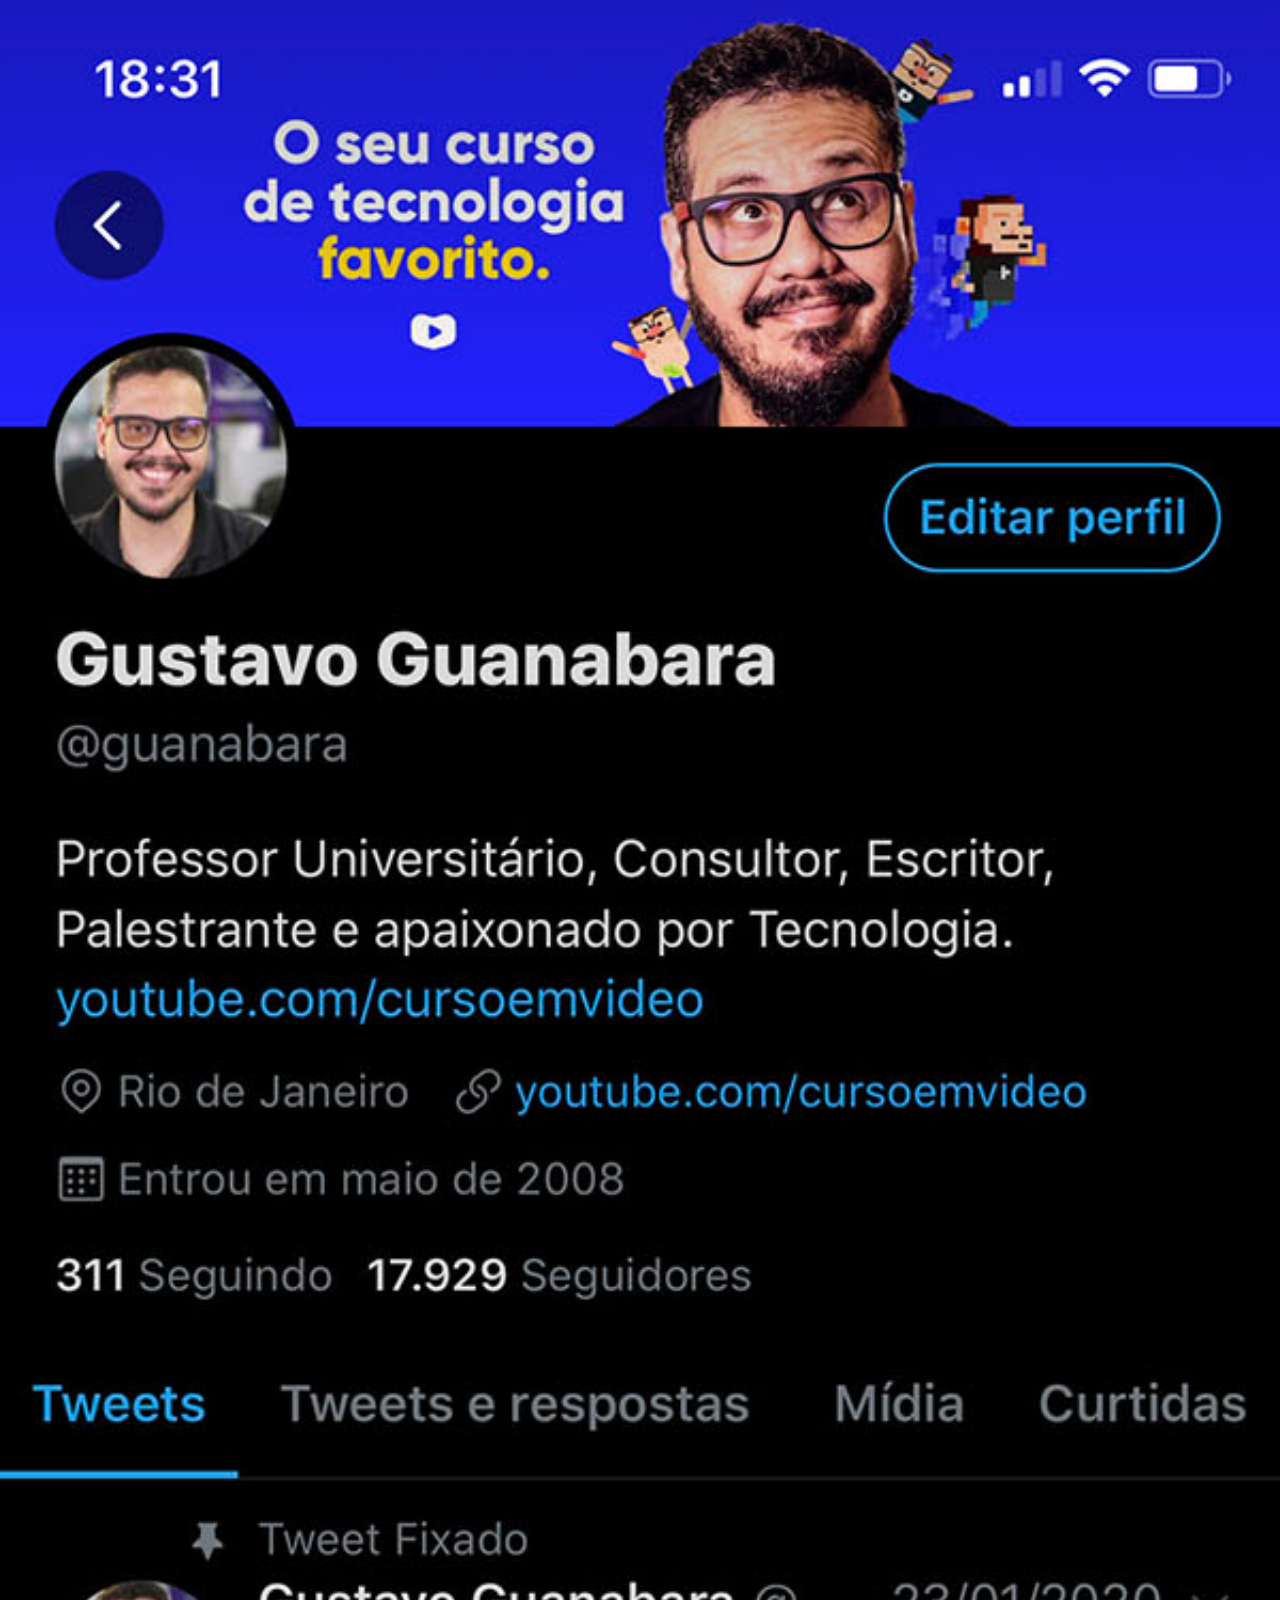
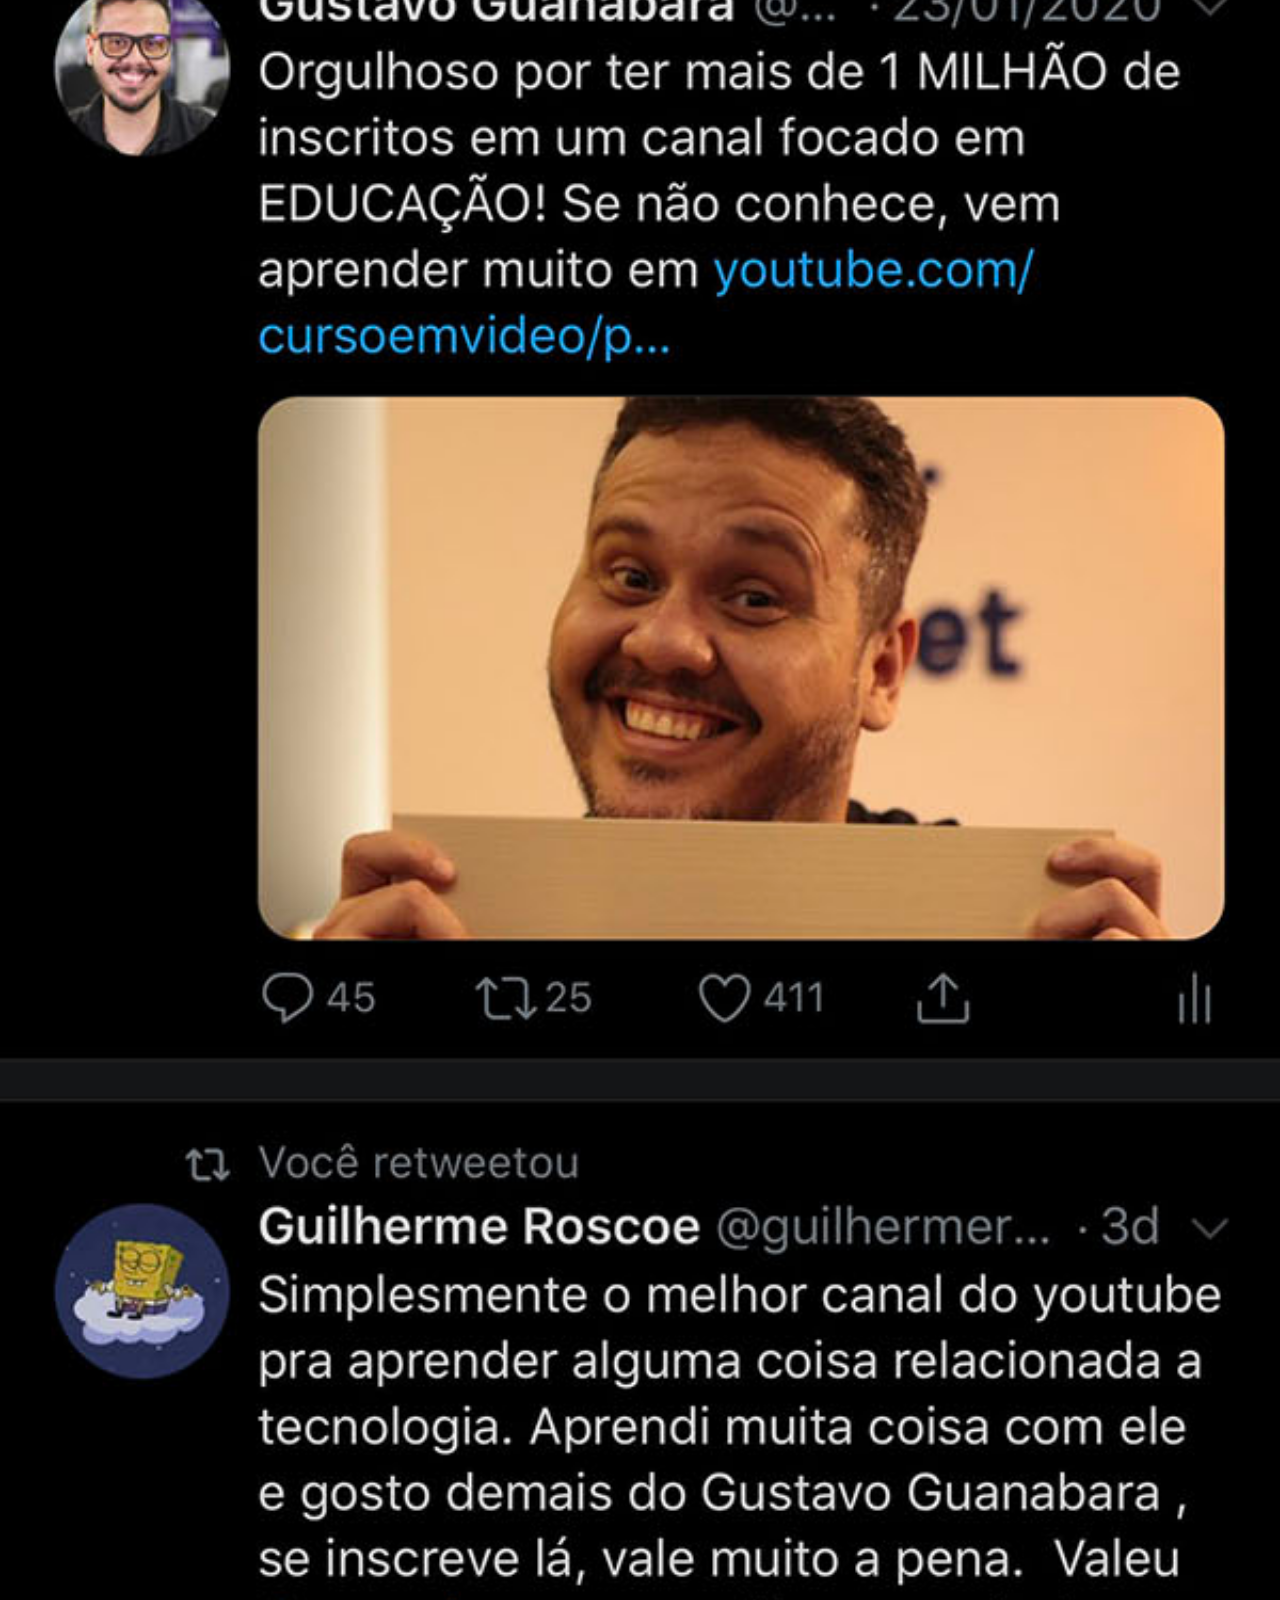
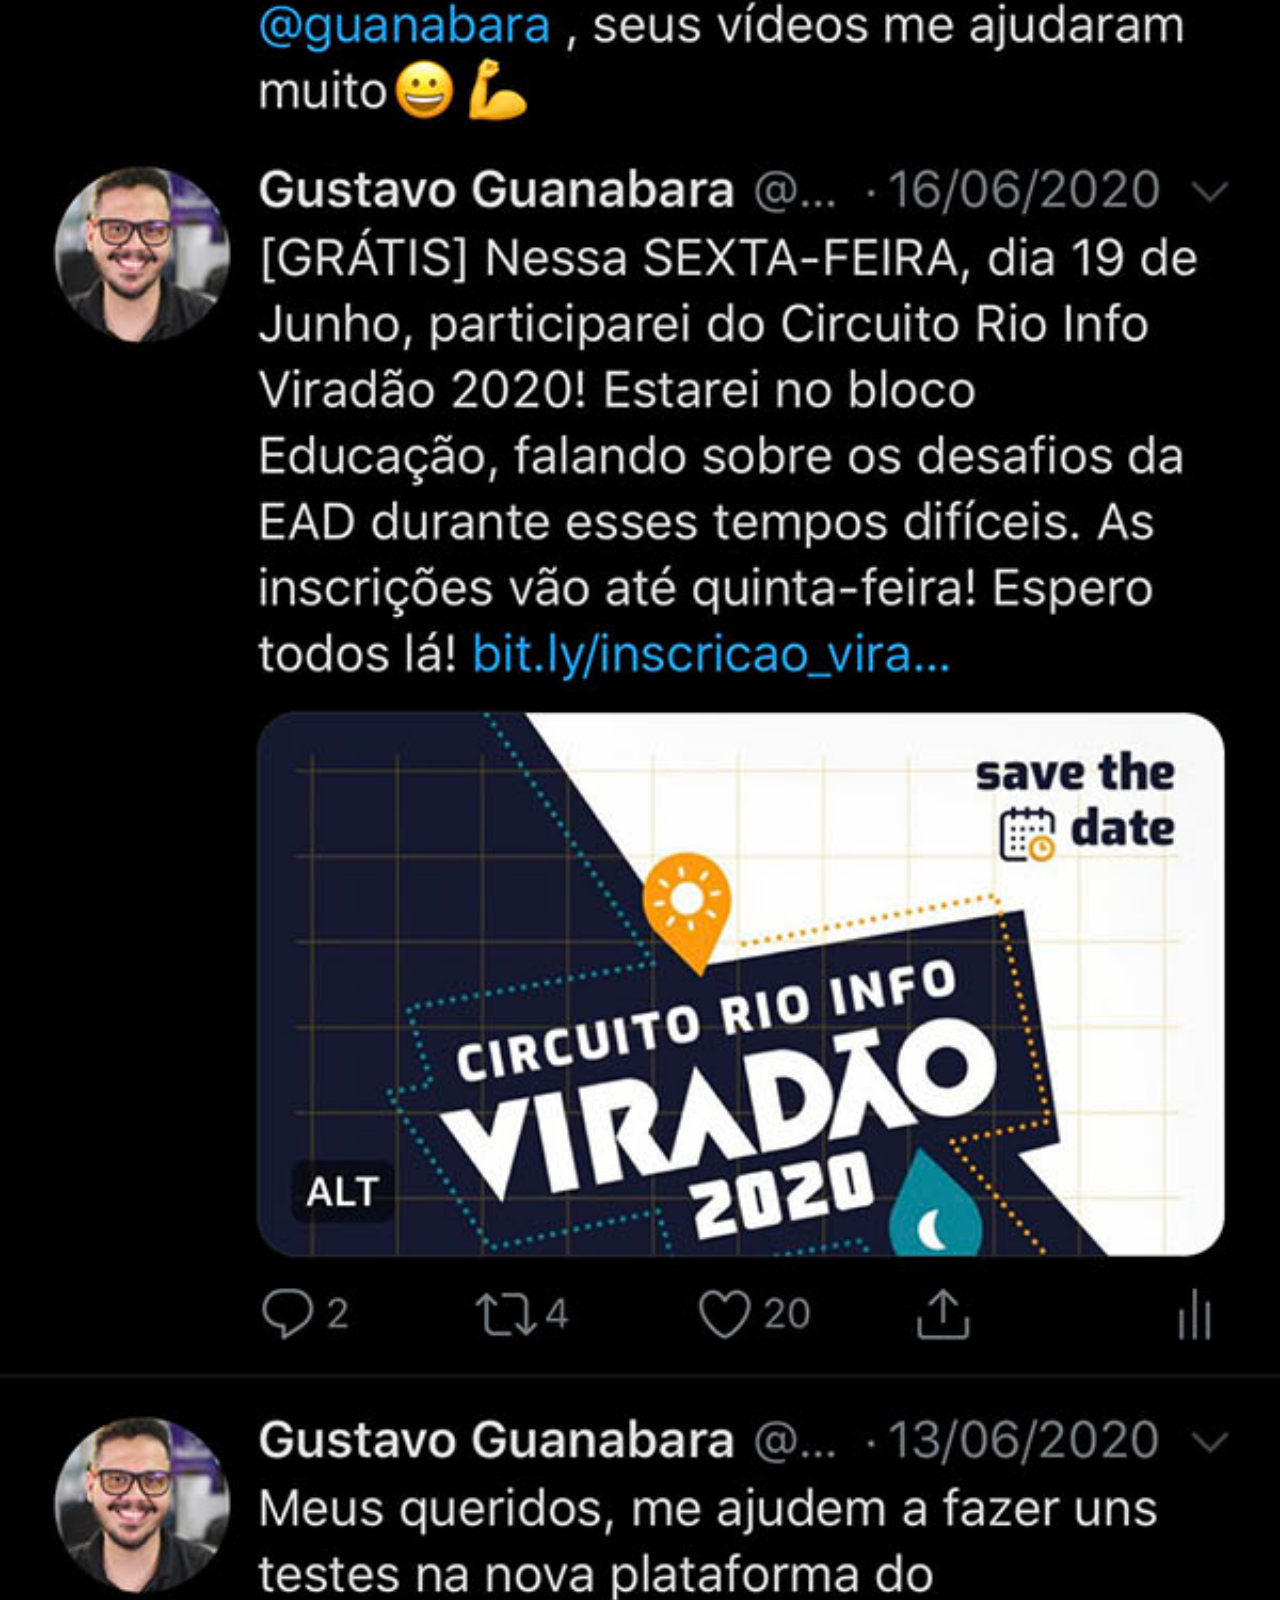
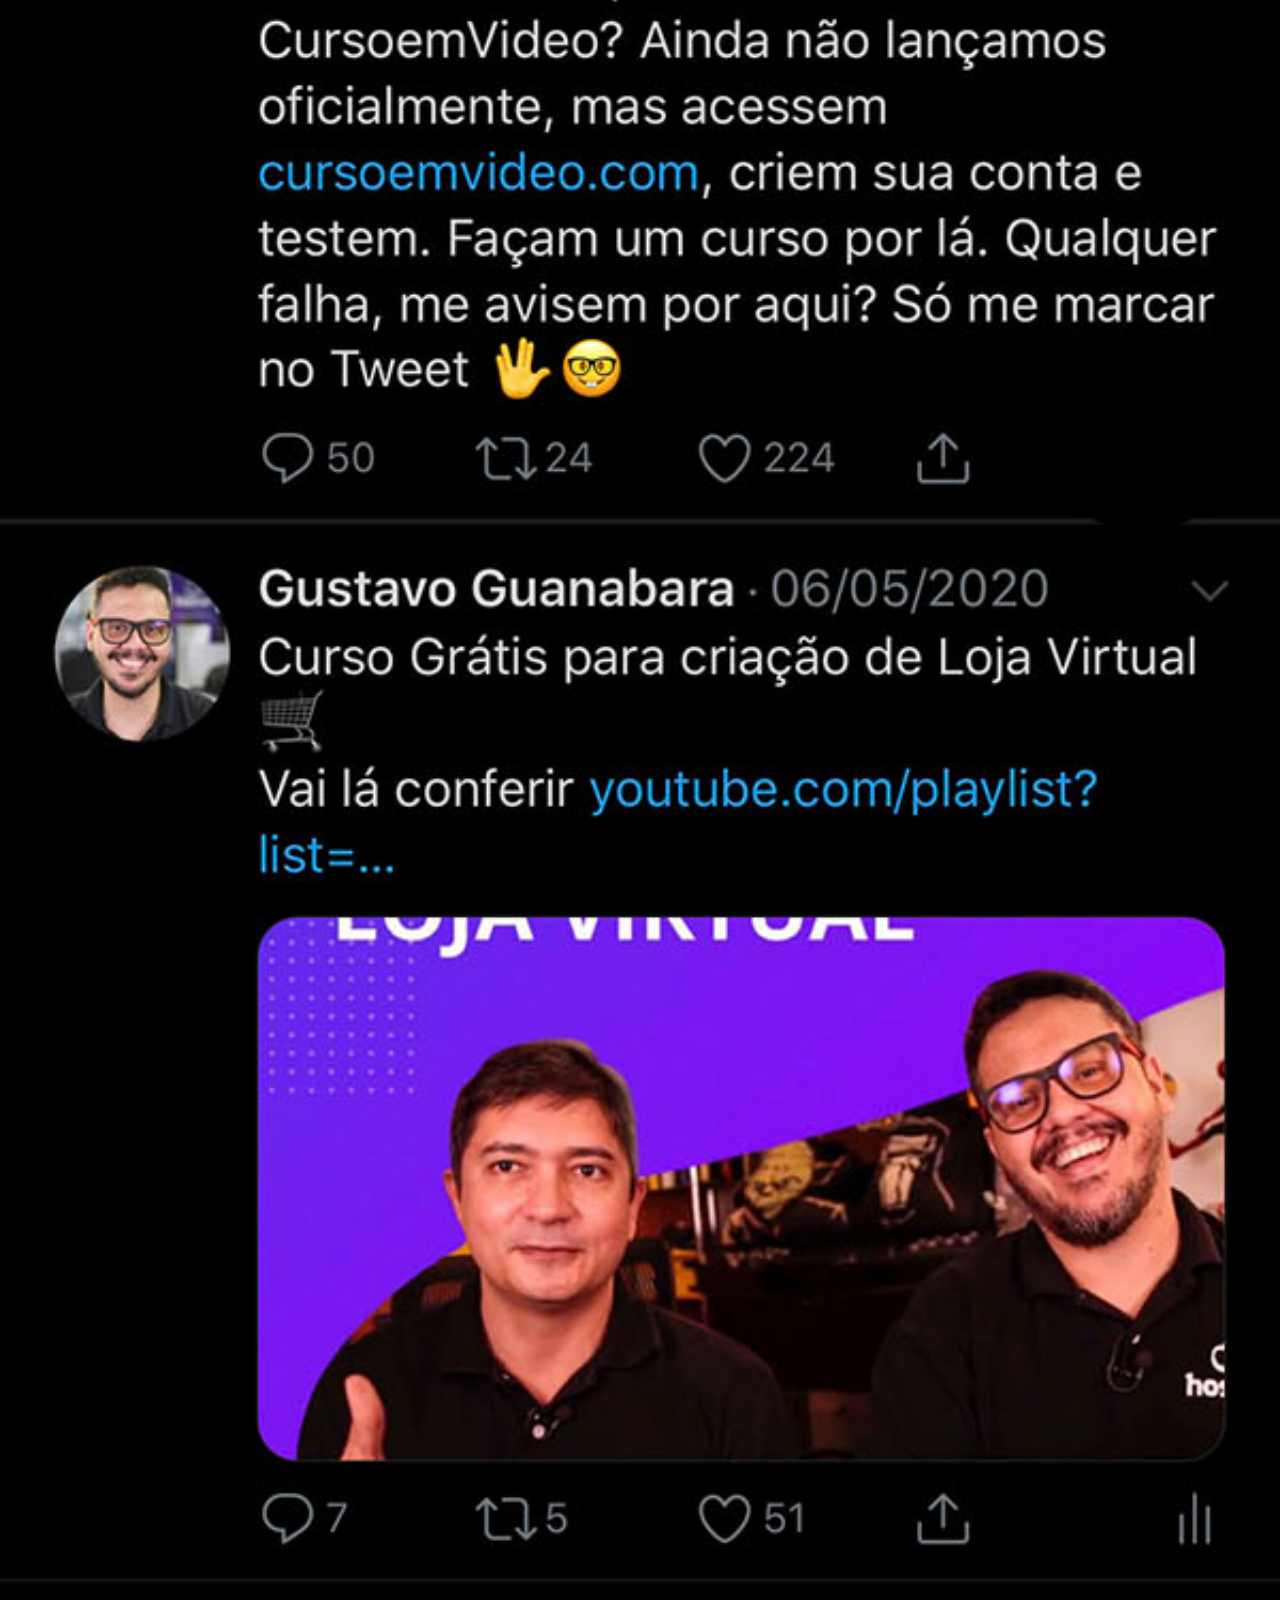
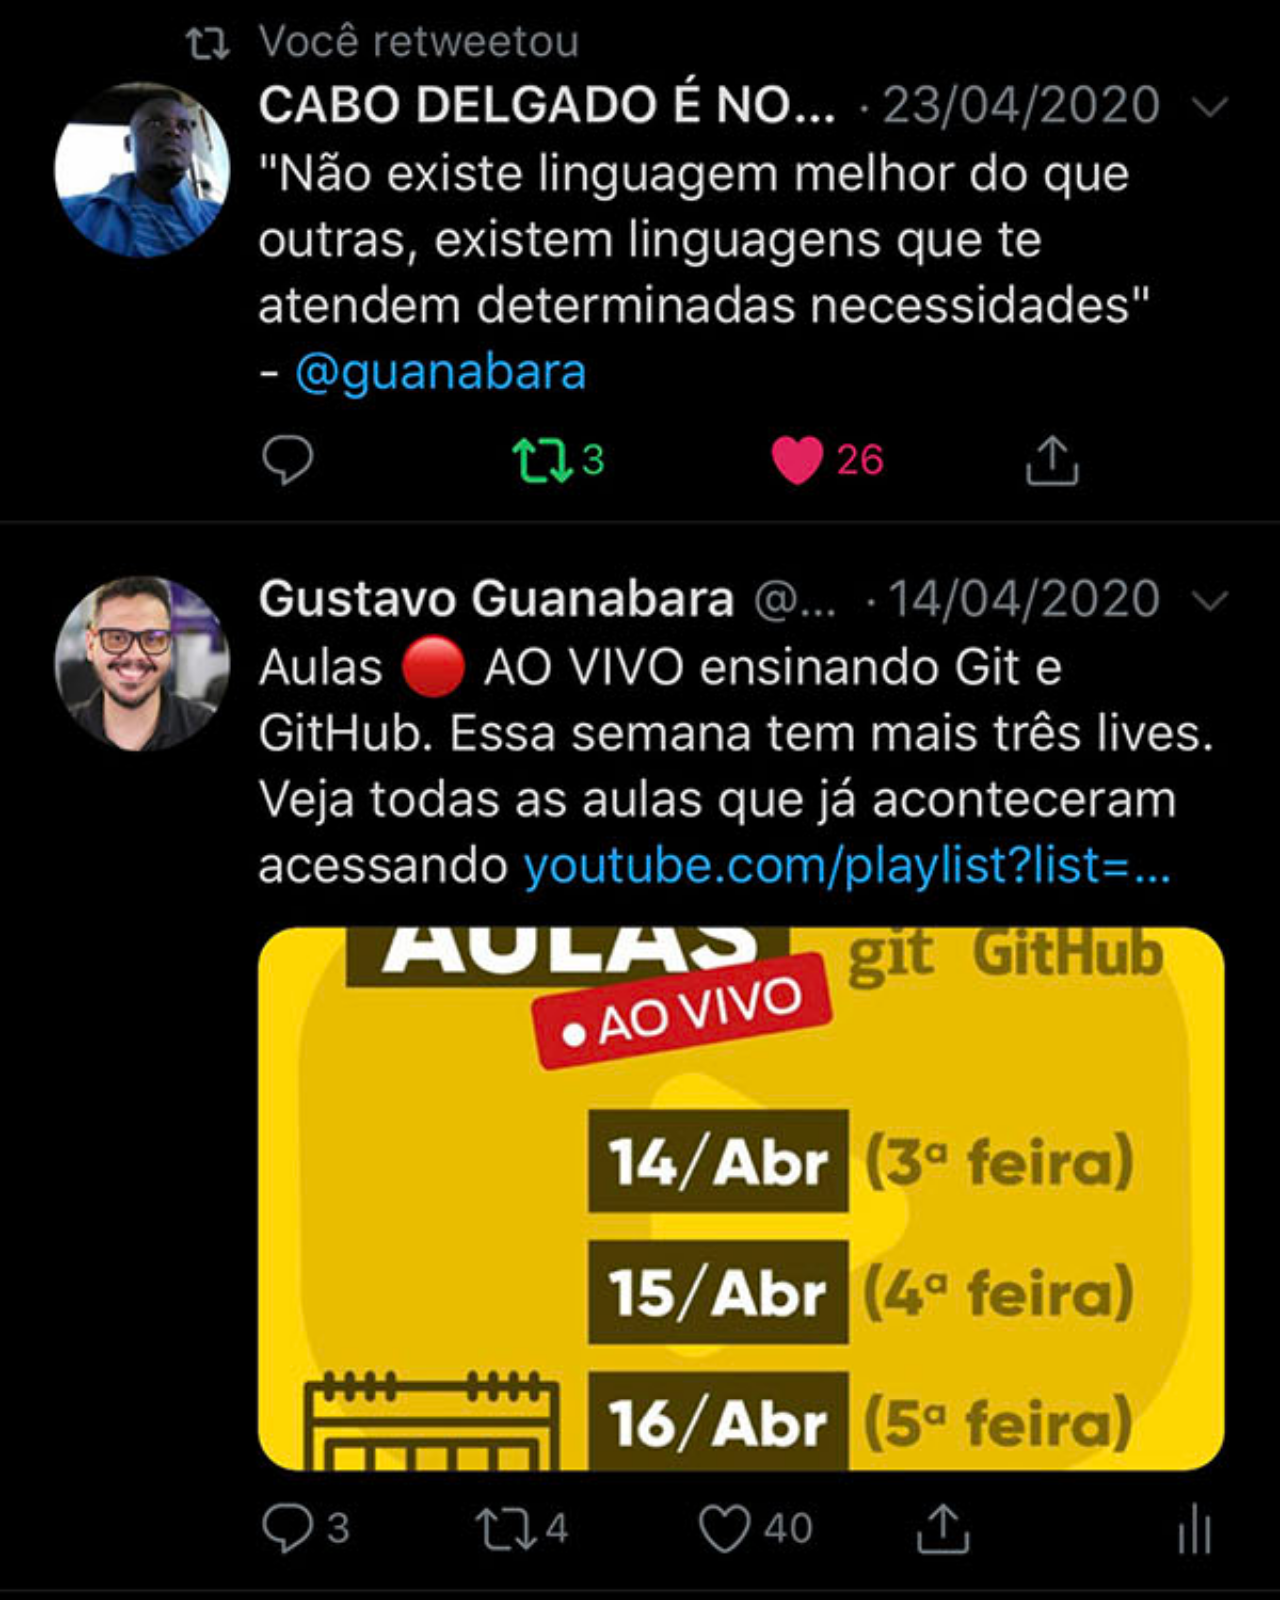
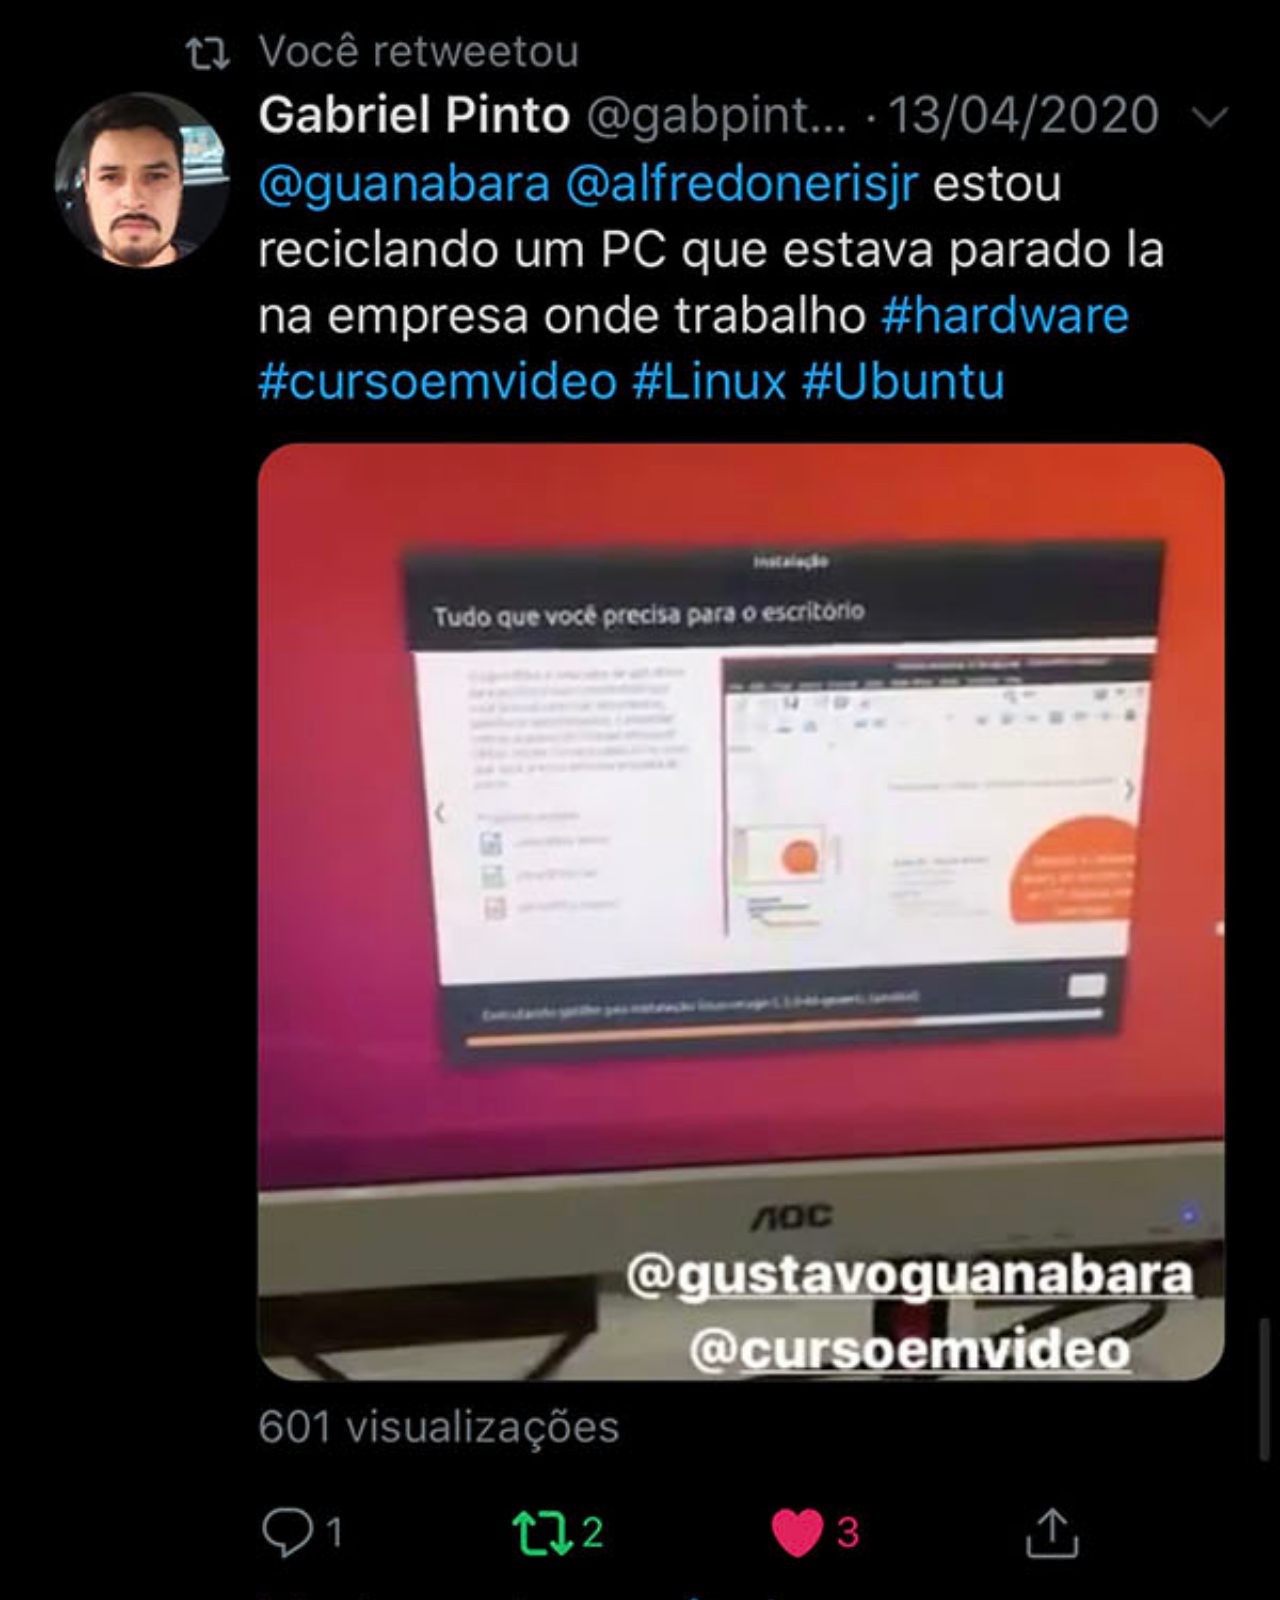
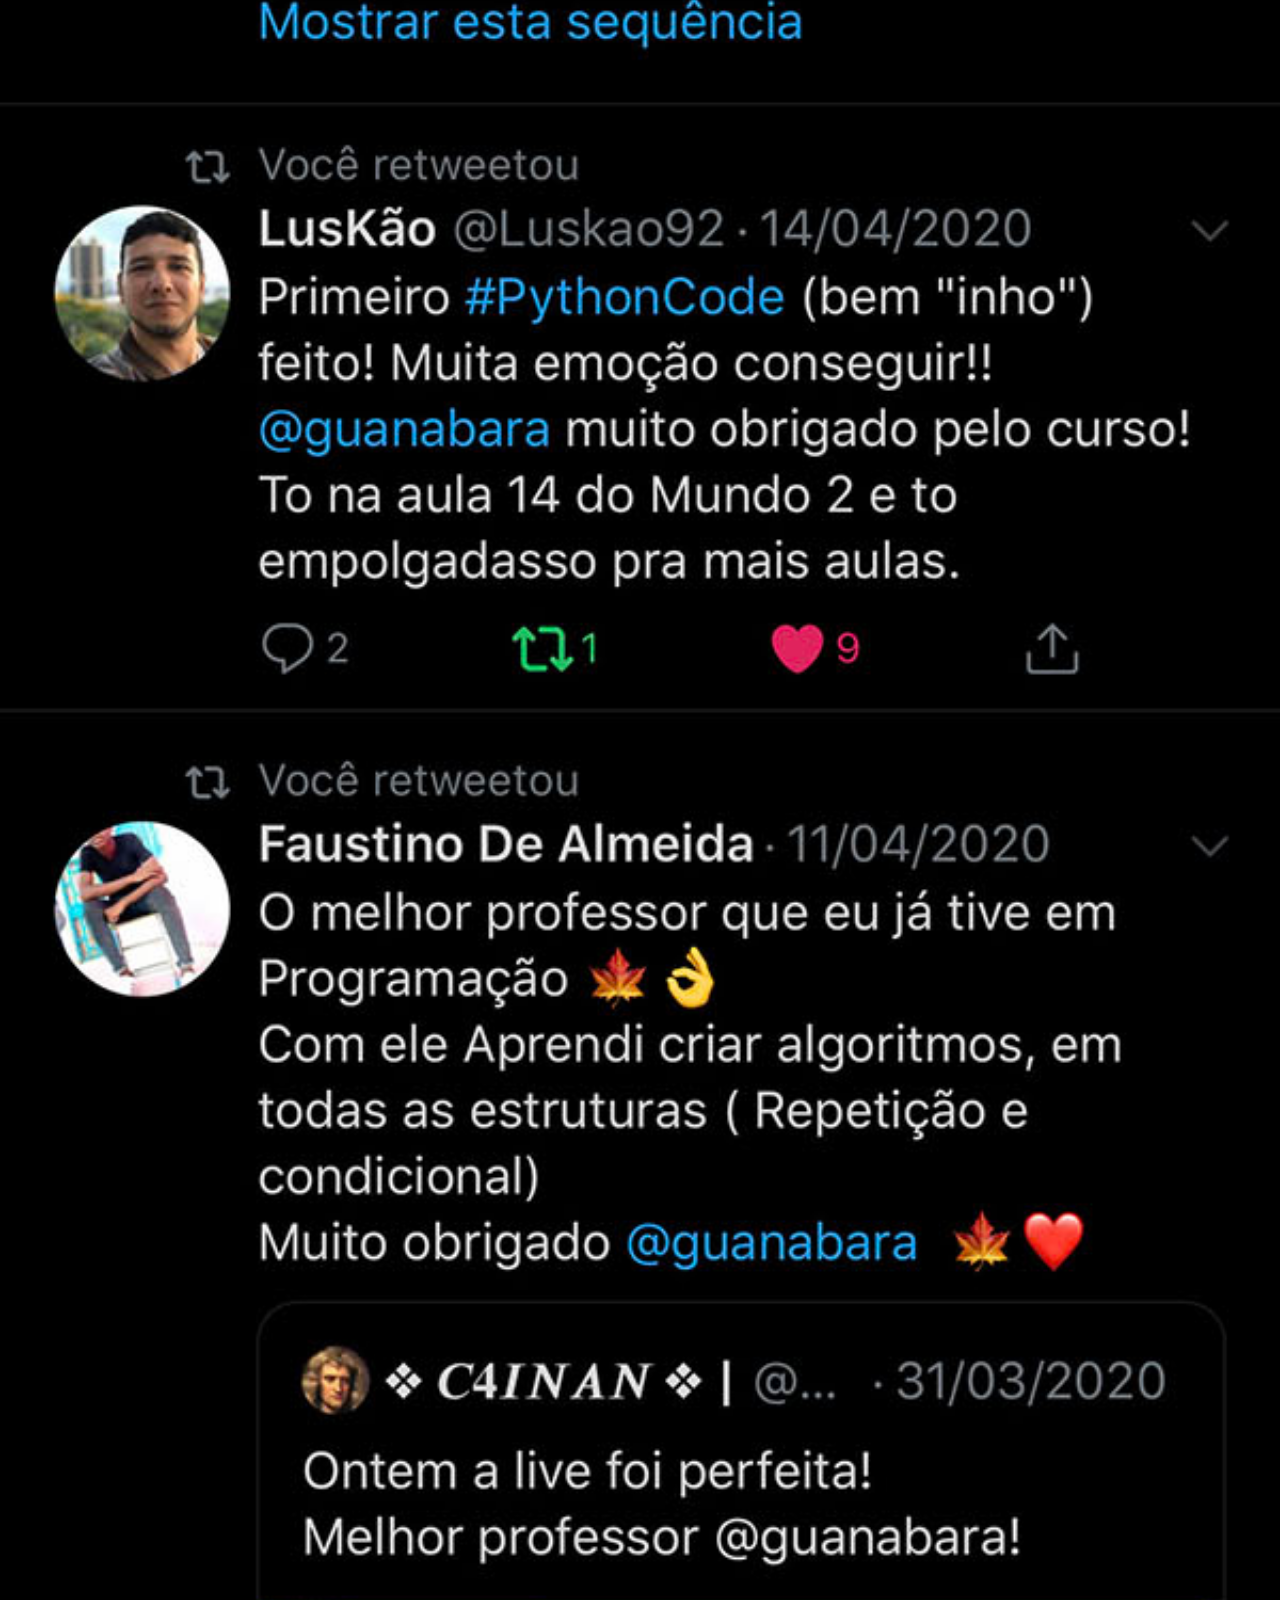
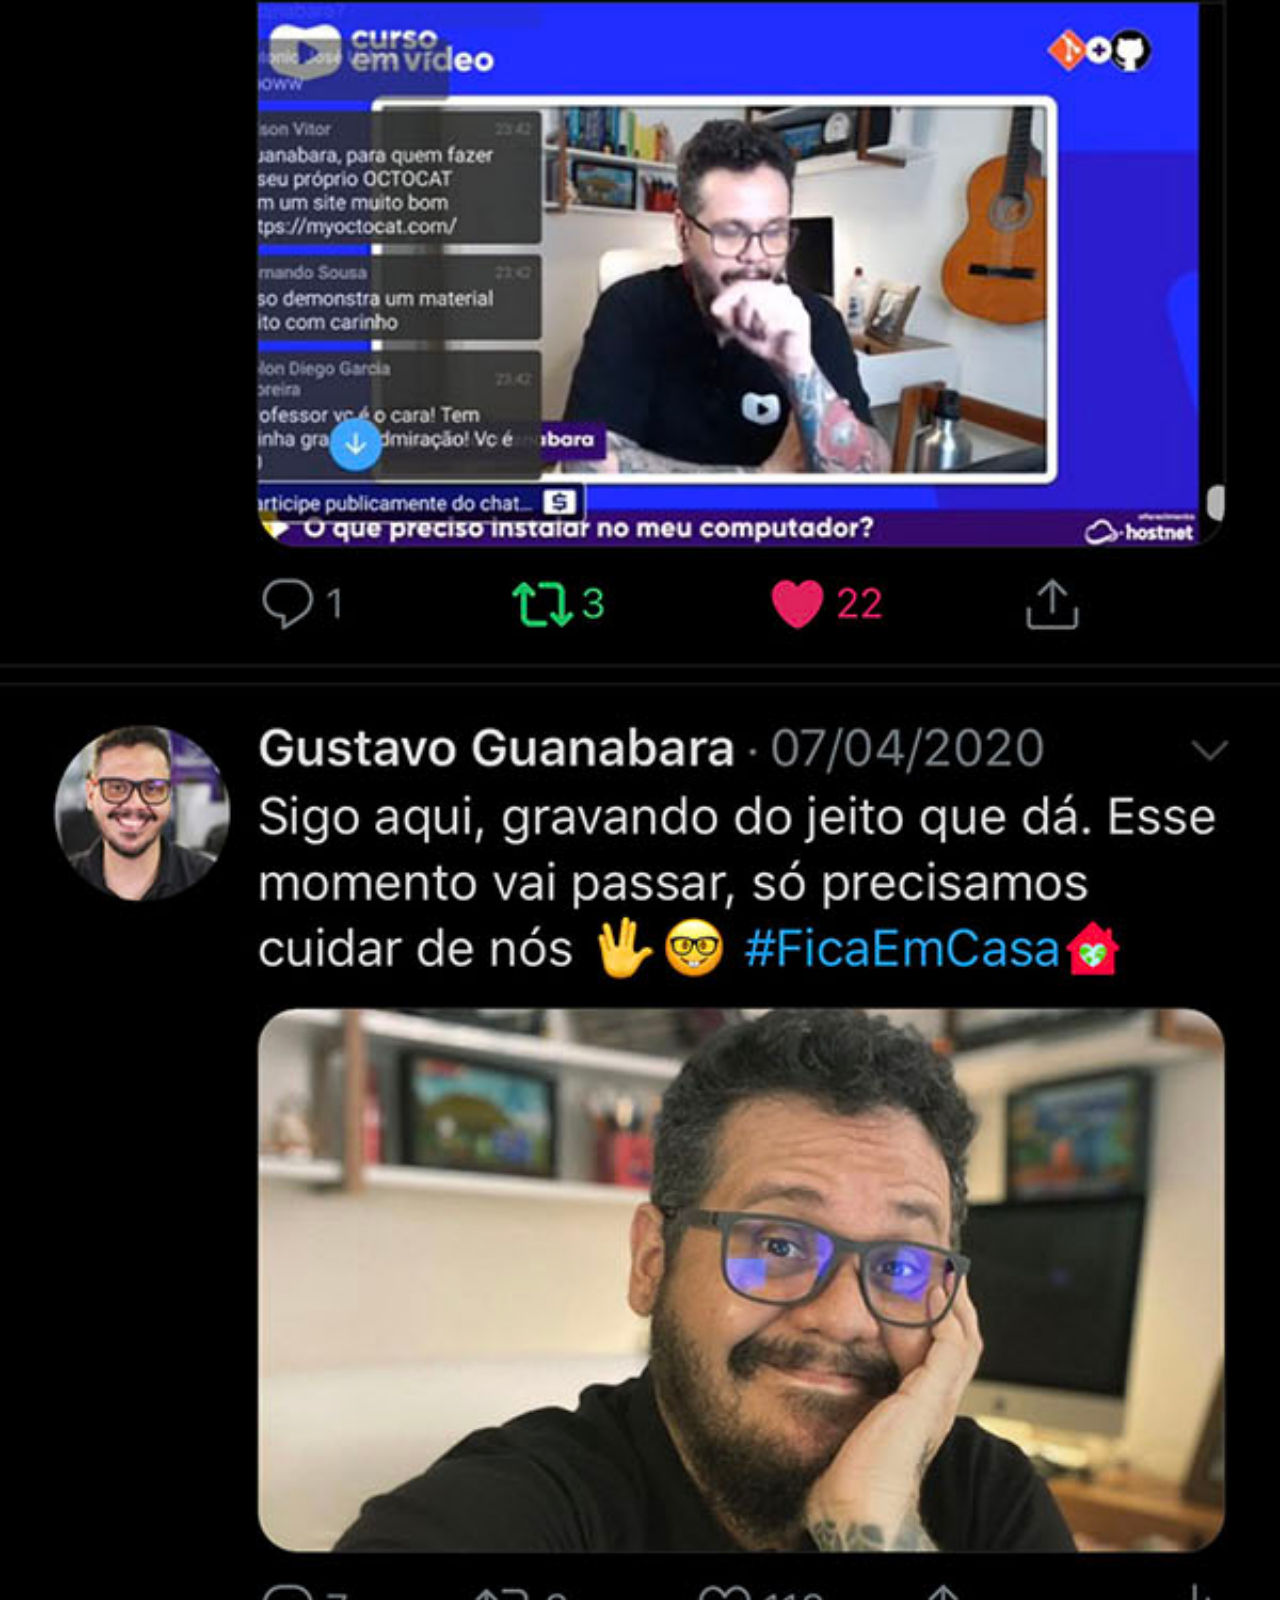
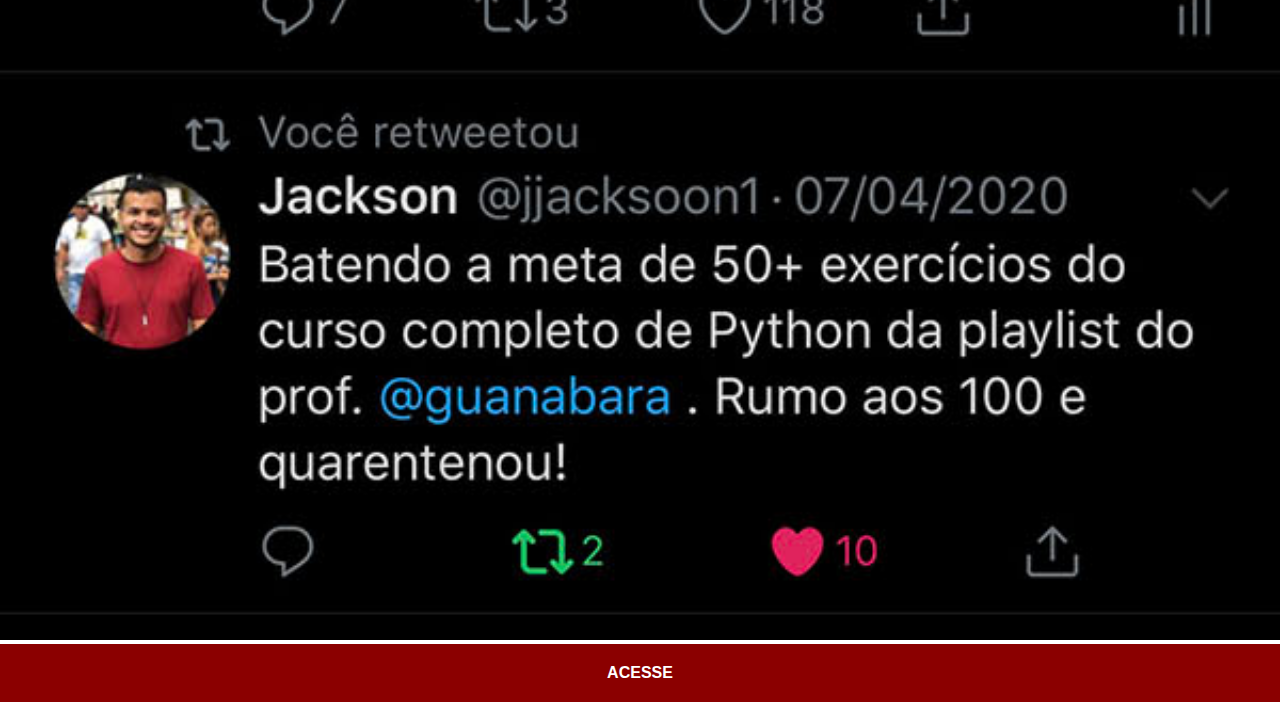
<file: twitter.html>
<!DOCTYPE html>
<html lang="pt-br">
<head>
    <meta charset="UTF-8">
    <meta name="viewport" content="width=device-width, initial-scale=1.0">
    <link rel="stylesheet" href="estilo/social.css">
    <title>Twitter</title>
</head>
<body>
    <img src="imagens/tela-twitter.jpg" alt="twitter">
    <a href="https://x.com/guanabara" target="_blank">ACESSE</a>
</body>
</html>
</file>
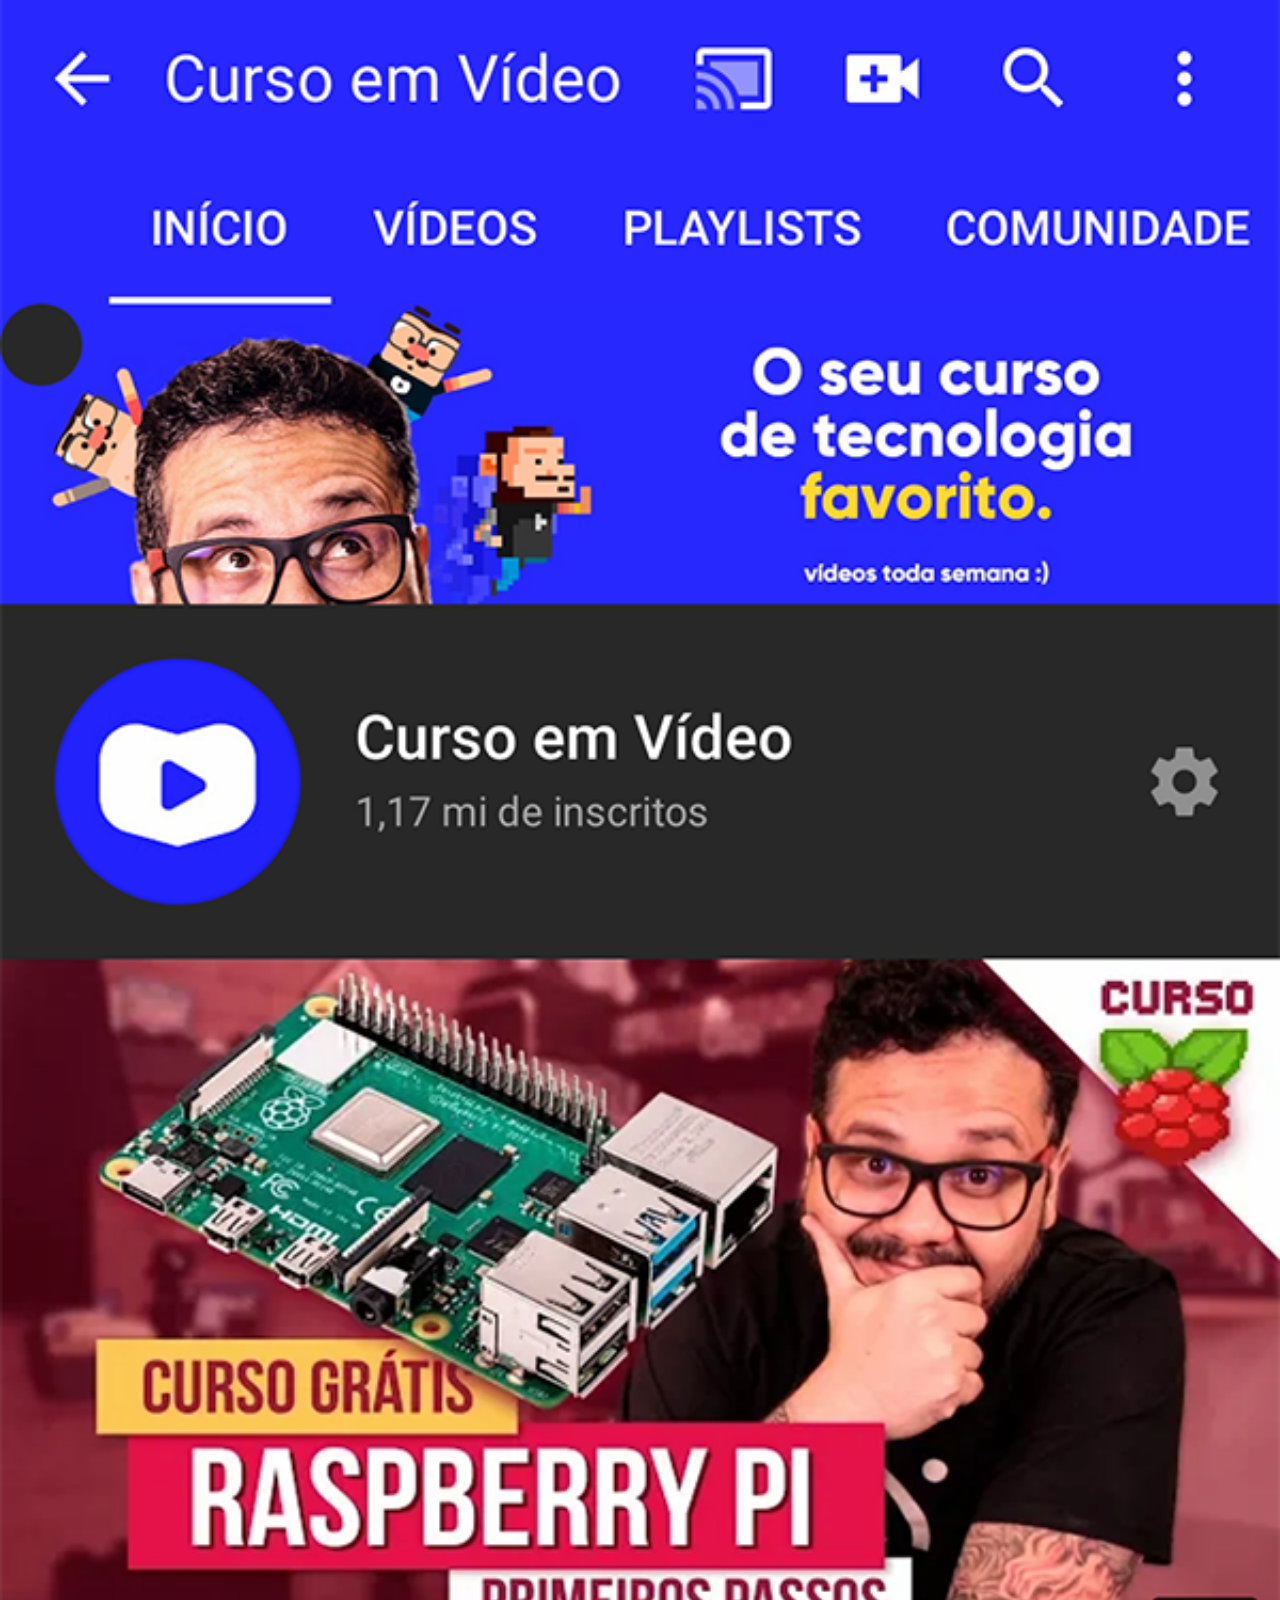
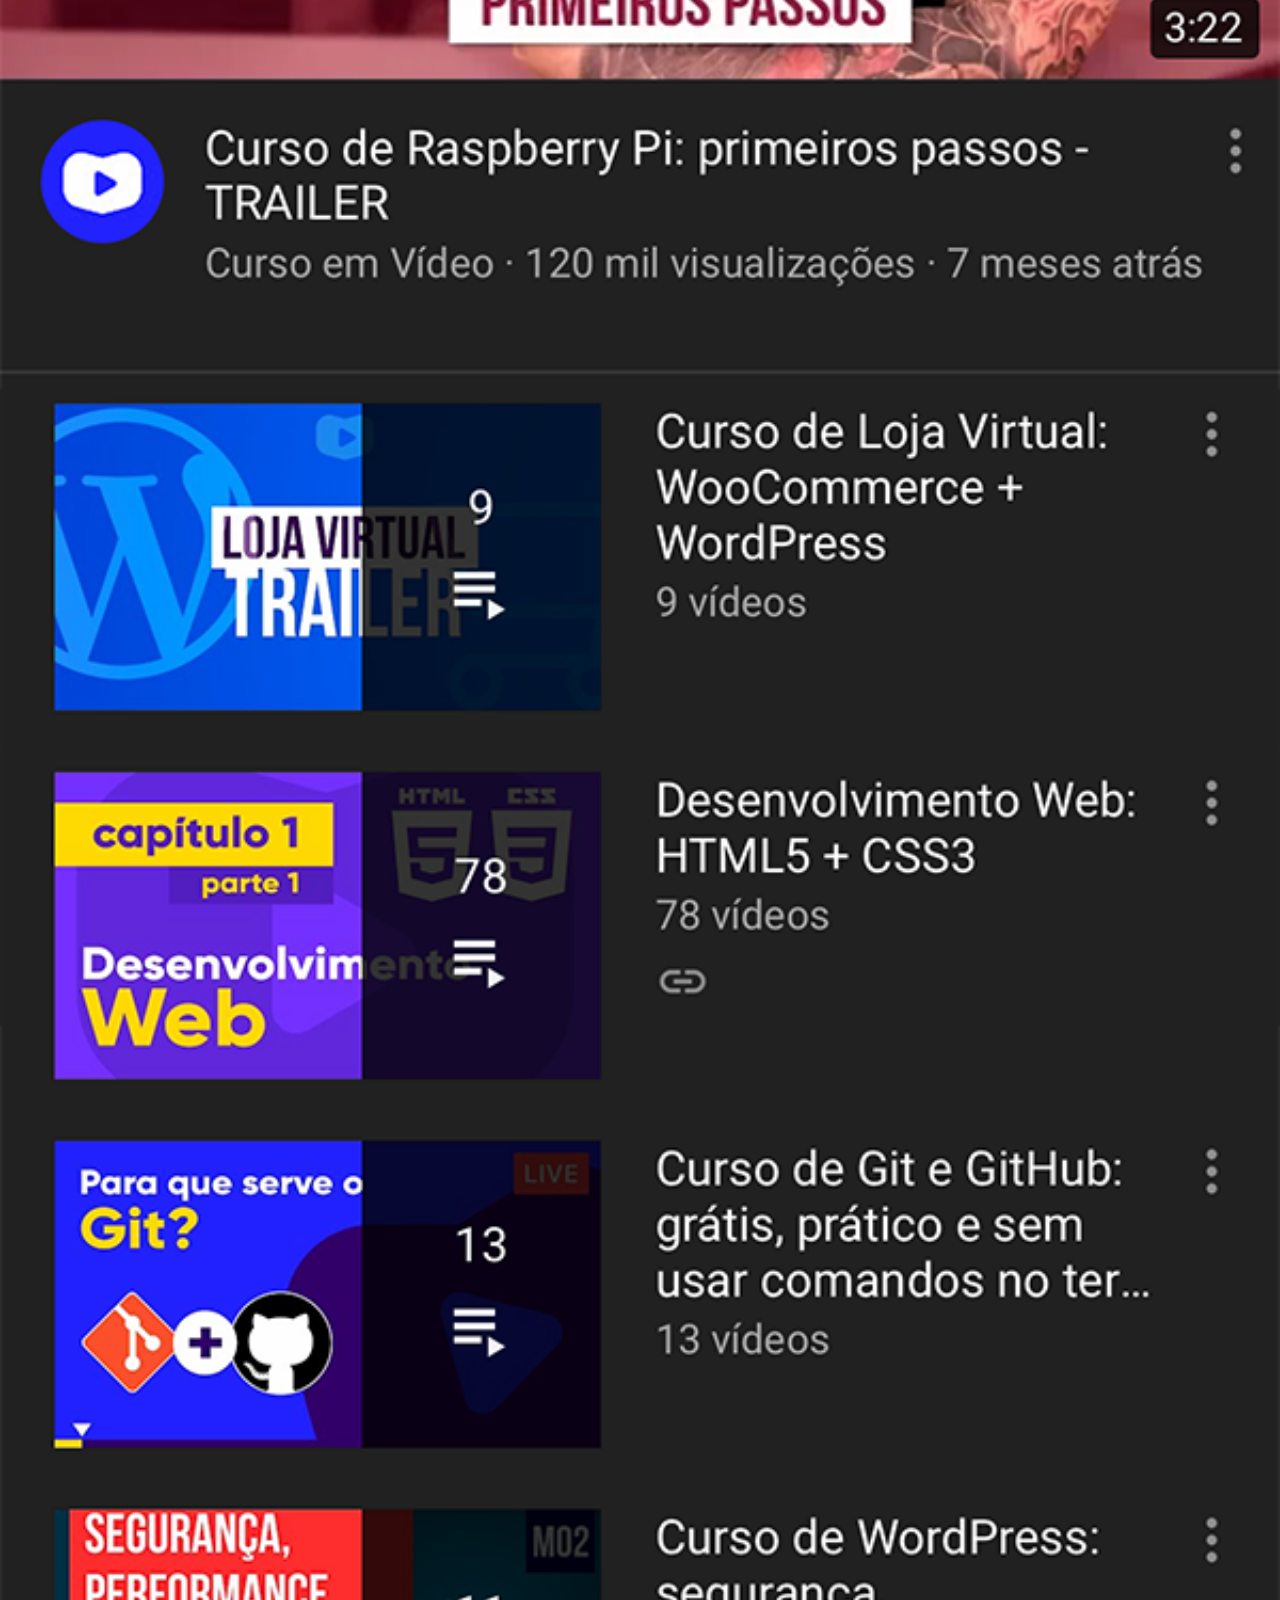
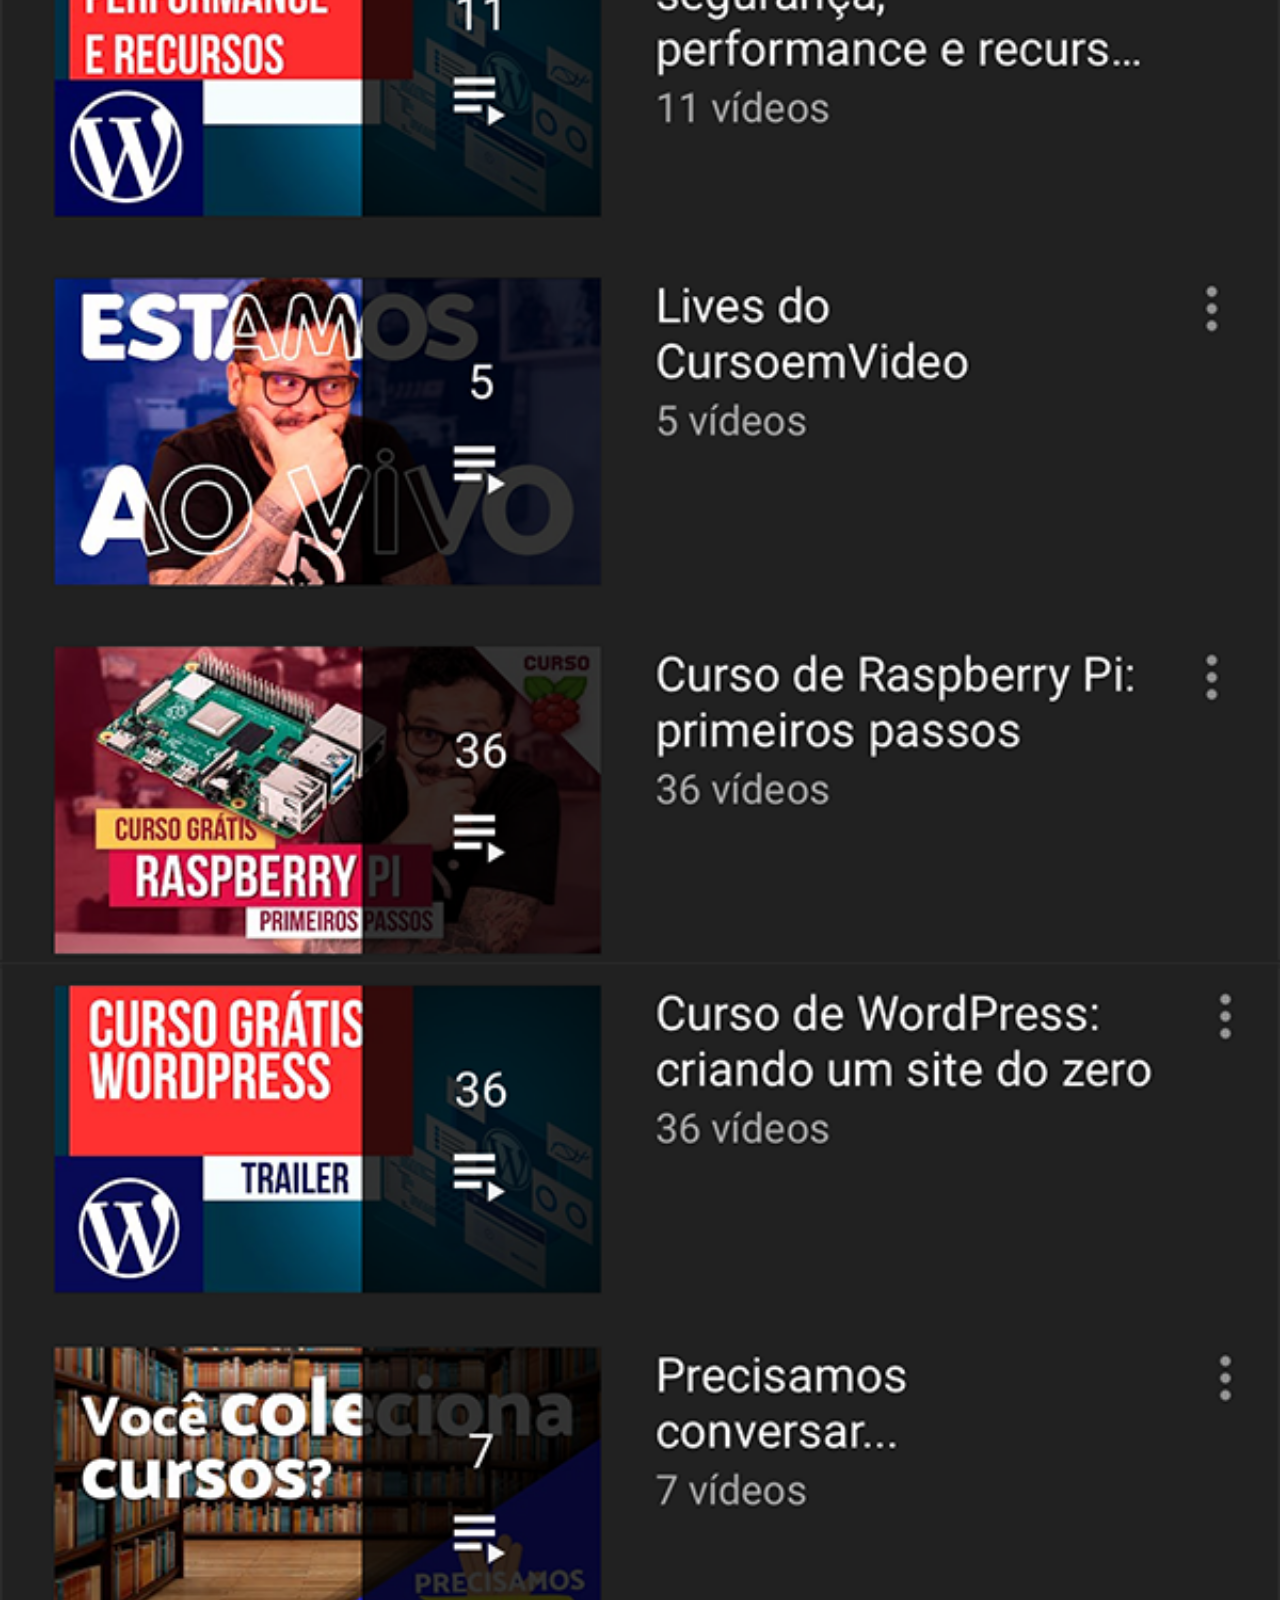
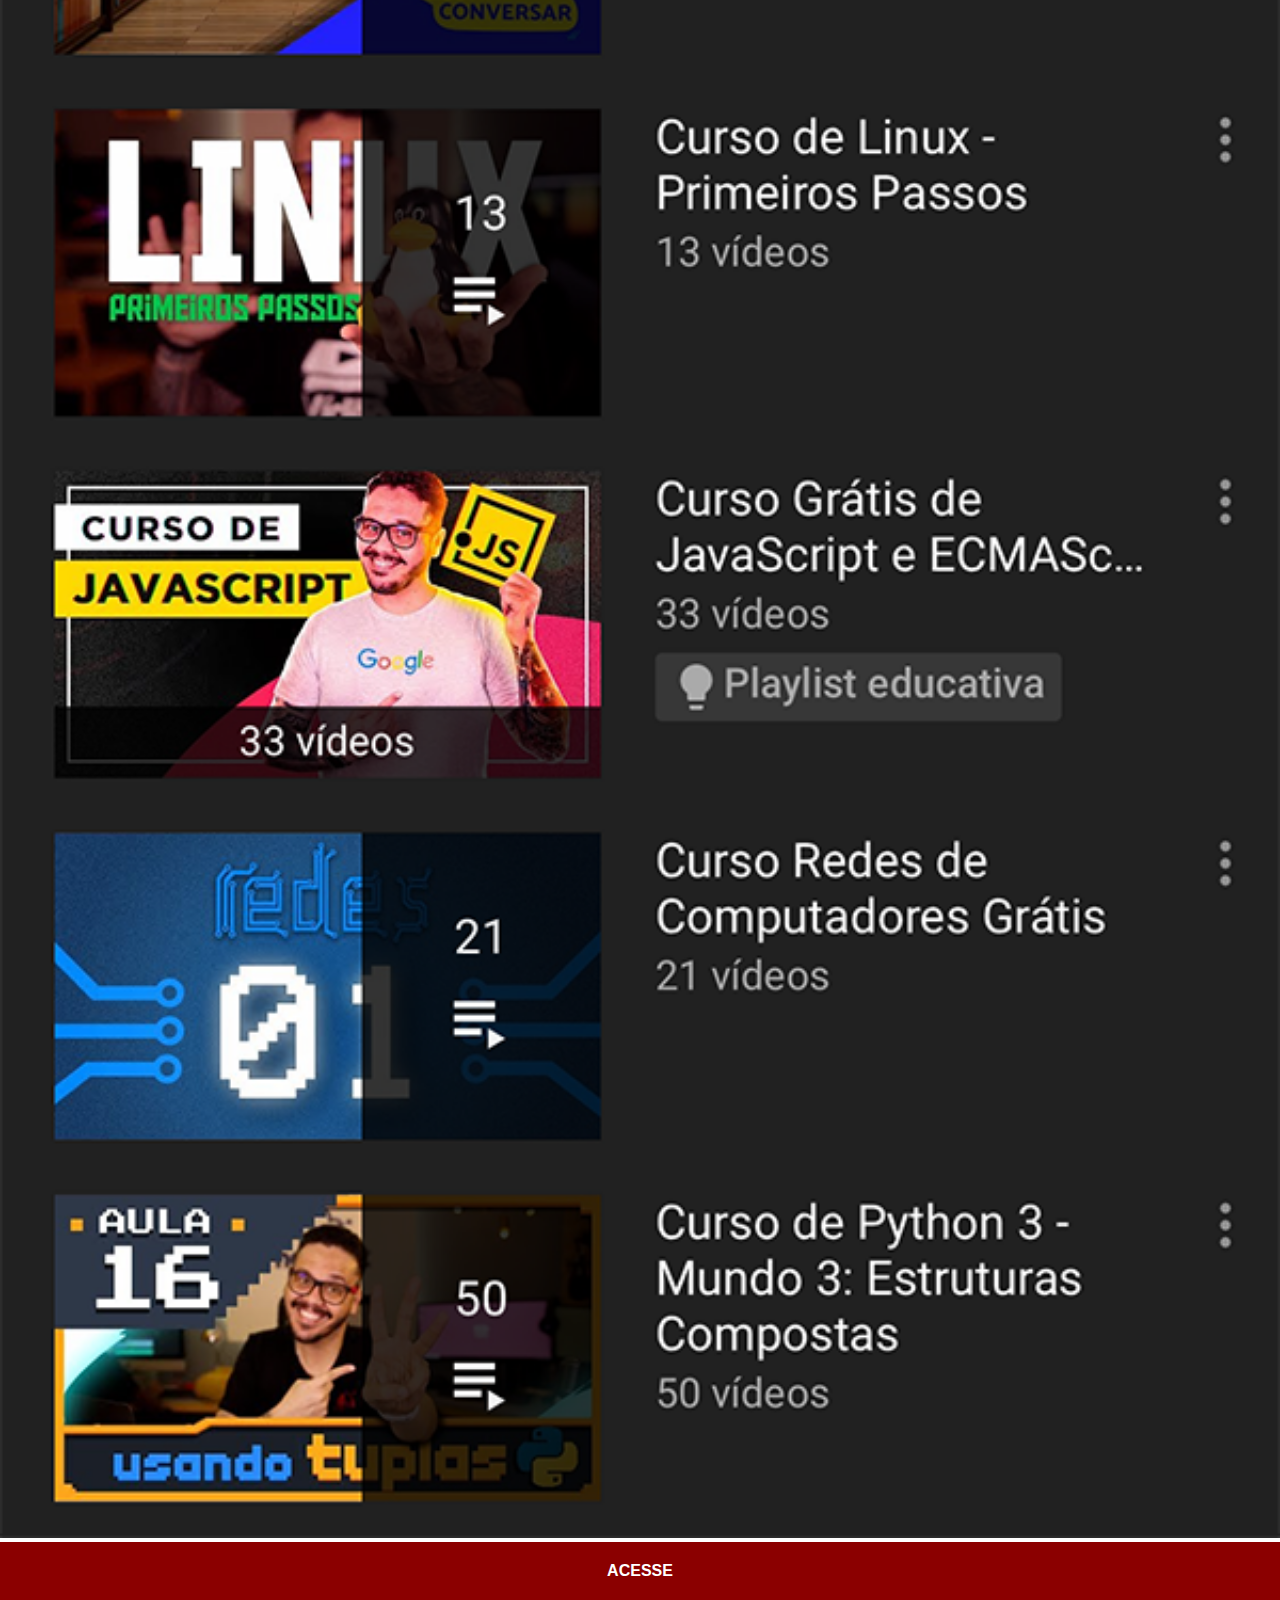
<file: youtube.html>
<!DOCTYPE html>
<html lang="pt-br">
<head>
    <meta charset="UTF-8">
    <meta name="viewport" content="width=device-width, initial-scale=1.0">
    <link rel="stylesheet" href="estilo/social.css">
    <title>Document</title>
    <style>
      
    </style>
</head>
<body>
    <img src="imagens/tela-youtube.png" alt="youtube">
    <a href="https://www.youtube.com/c/CursoemV%C3%ADdeo/playlists" target="_blank">ACESSE</a>
</body>
</html>
</file>
<file: estilo/style.css>
@charset "UTF-8";

*{
    margin: 0px;
    padding: 0px;
    font-family: Arial, Helvetica, sans-serif;
}

html , body{
    height: 100vh;
    width: 100vw;
}
body{
    background: url('../imagens/fundo-madeira.jpg') no-repeat top center;
    background-size: cover;
    background-attachment: fixed;
}
main{
    height: 100vh;
    position: relative;
}
section#telefone{
    position: absolute;
    top: 50%;
    left: 50%;
    transform: translate(-50%,-50% );

    height: 627px;
    width: 311px;
    background-color: blue;
    background: url('../imagens/frame-iphone.png') no-repeat;
}
</file>
<file: estilo/social.css>
@charset "UTF-8";

  *{
            margin: 0px;
            padding: 0px;
            font-family: Arial, Helvetica, sans-serif;
        }
        ::-webkit-scrollbar{
            width: 0px;
            height: 0px;
        }
        img{
            width: 100vw;
        }
        a{
            display: block;
            background-color: darkred;
            color: white;
            padding: 20px;
            text-align: center;
            font-weight: bold;
            text-decoration: none;
        }
        a:hover{
            background-color: red;
        }
</file>
